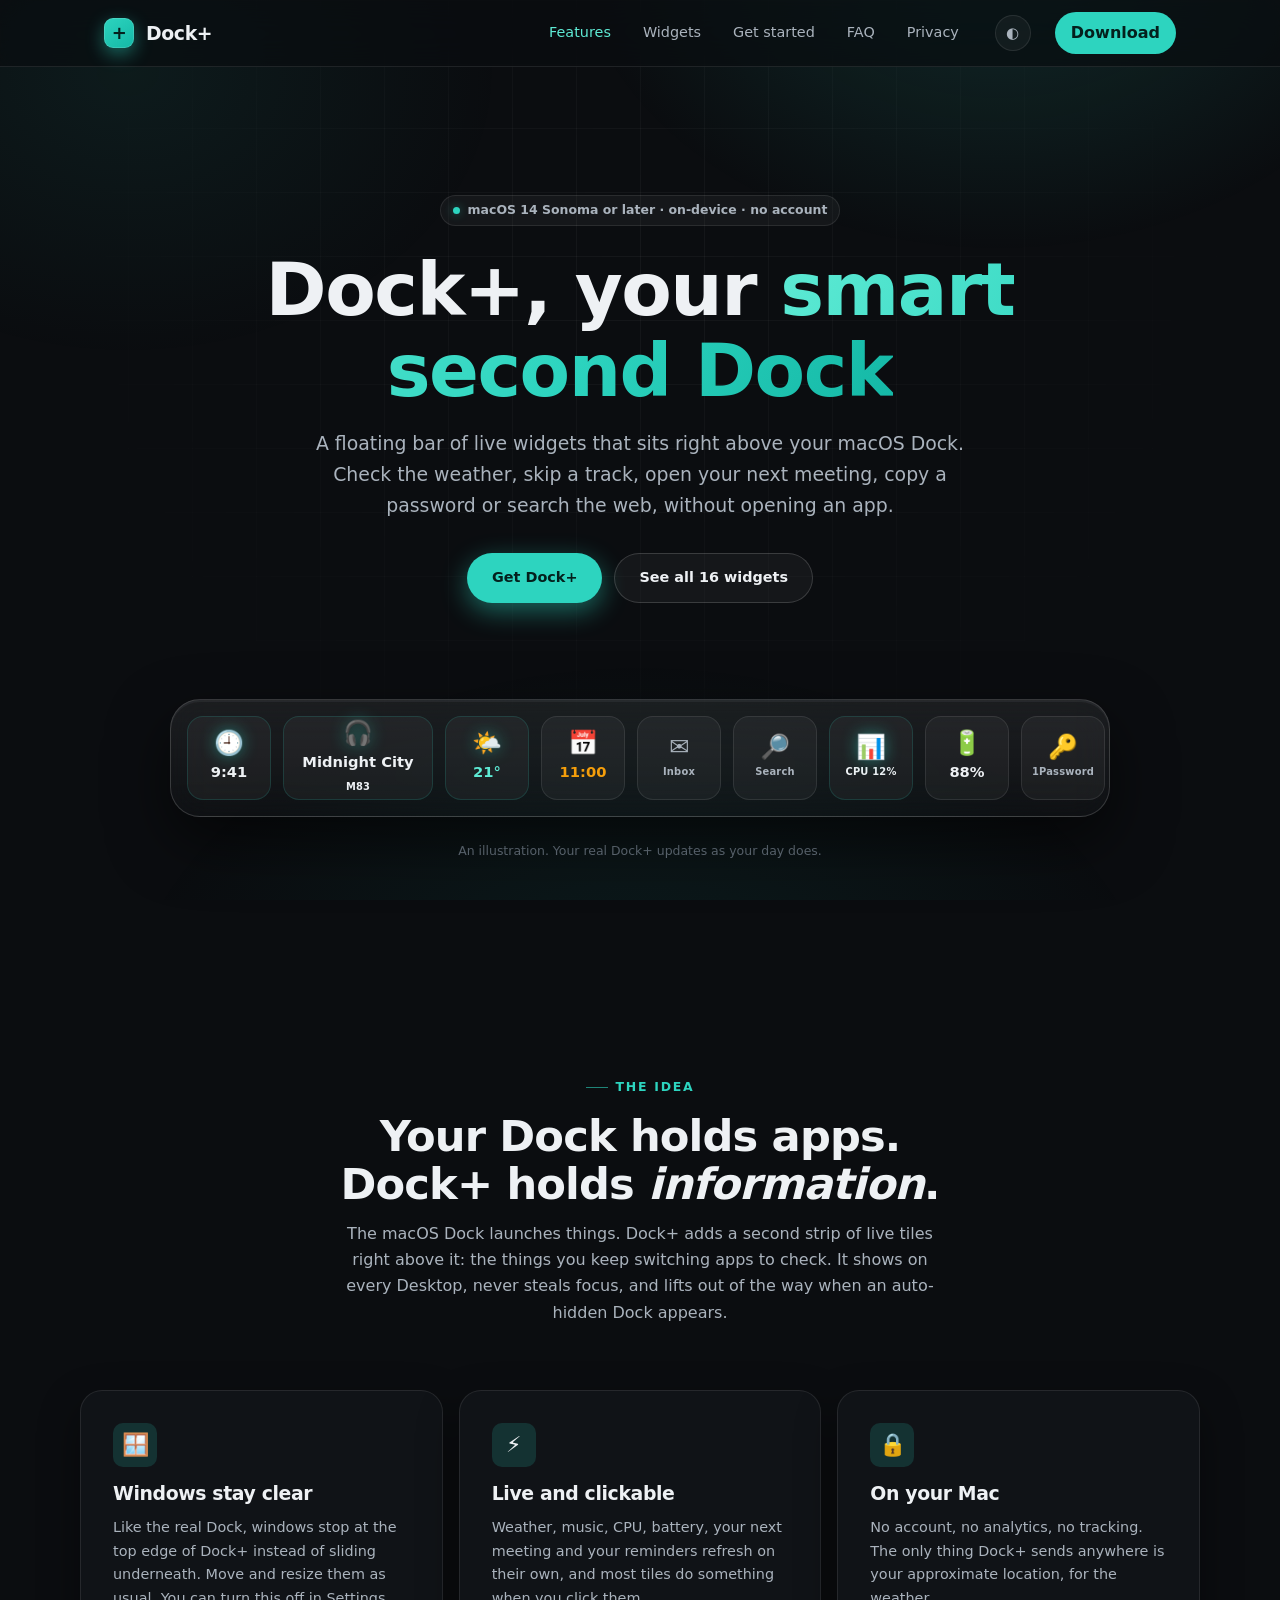
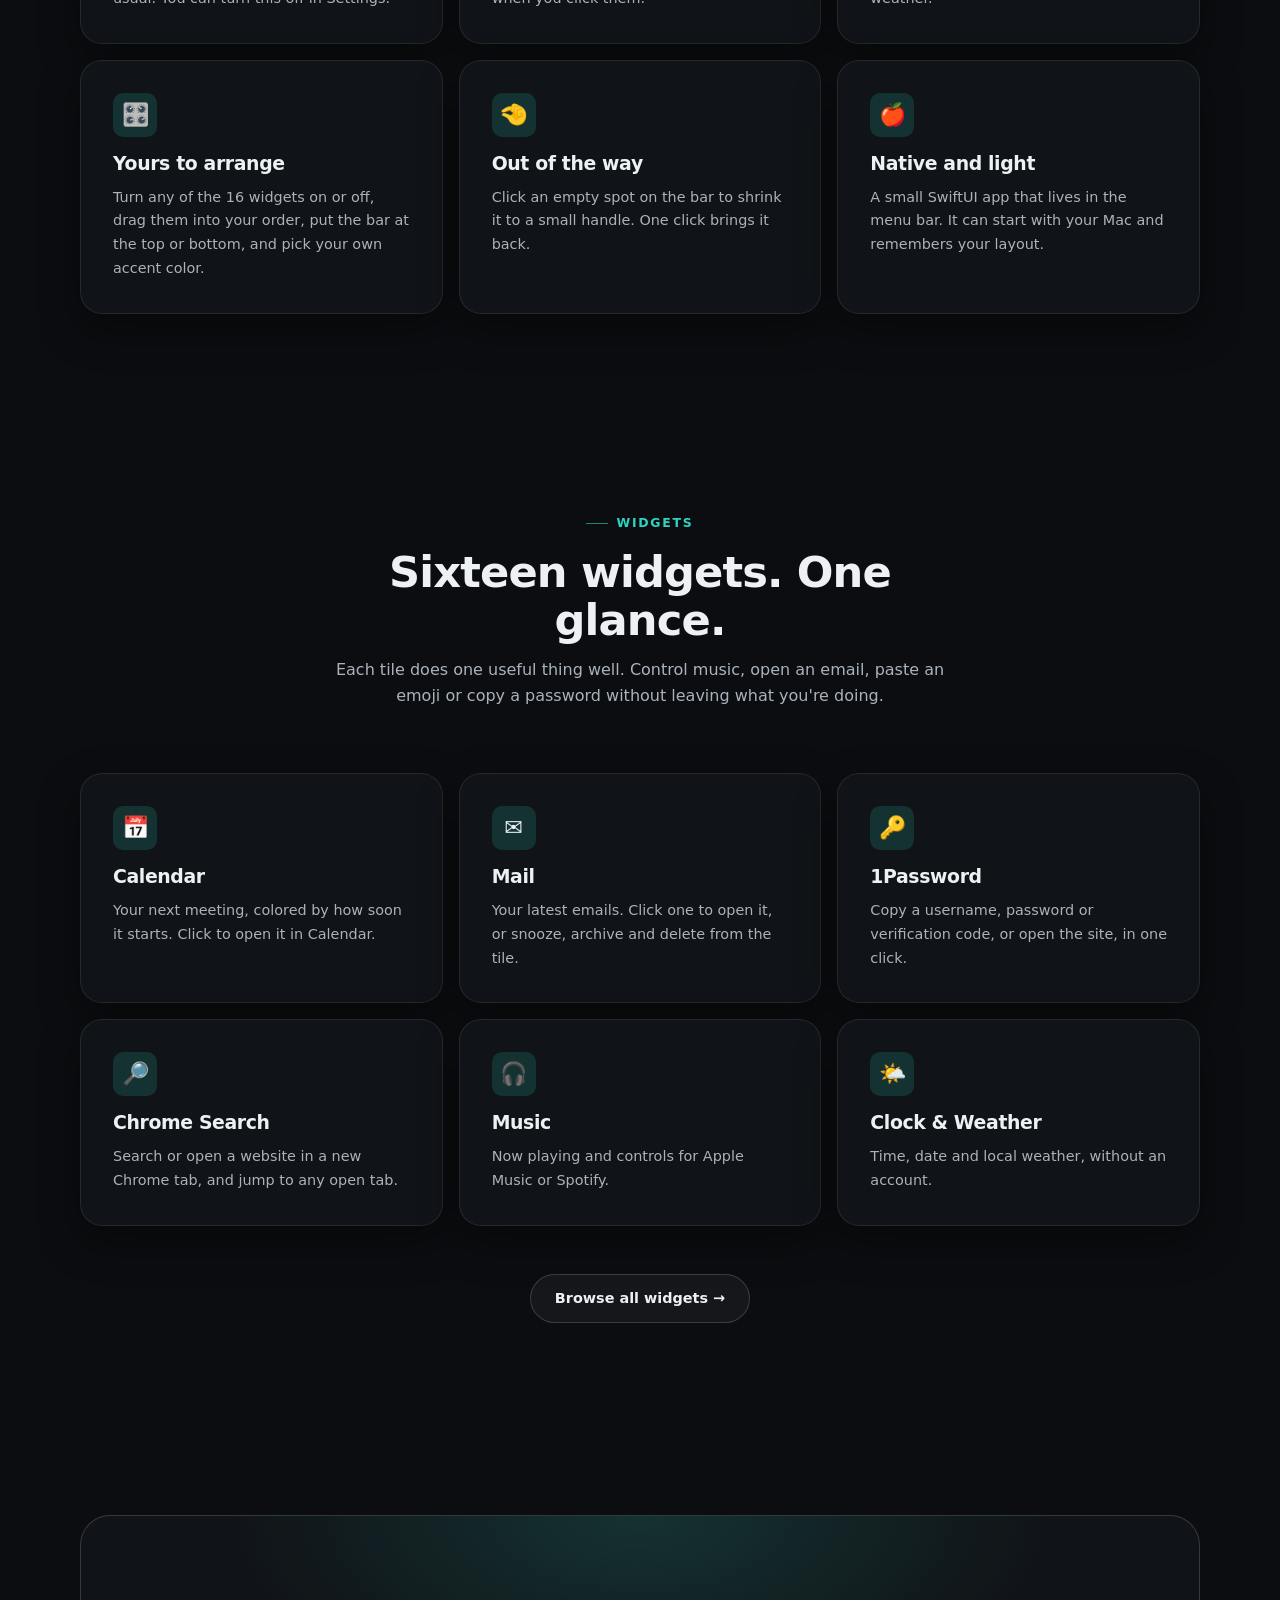
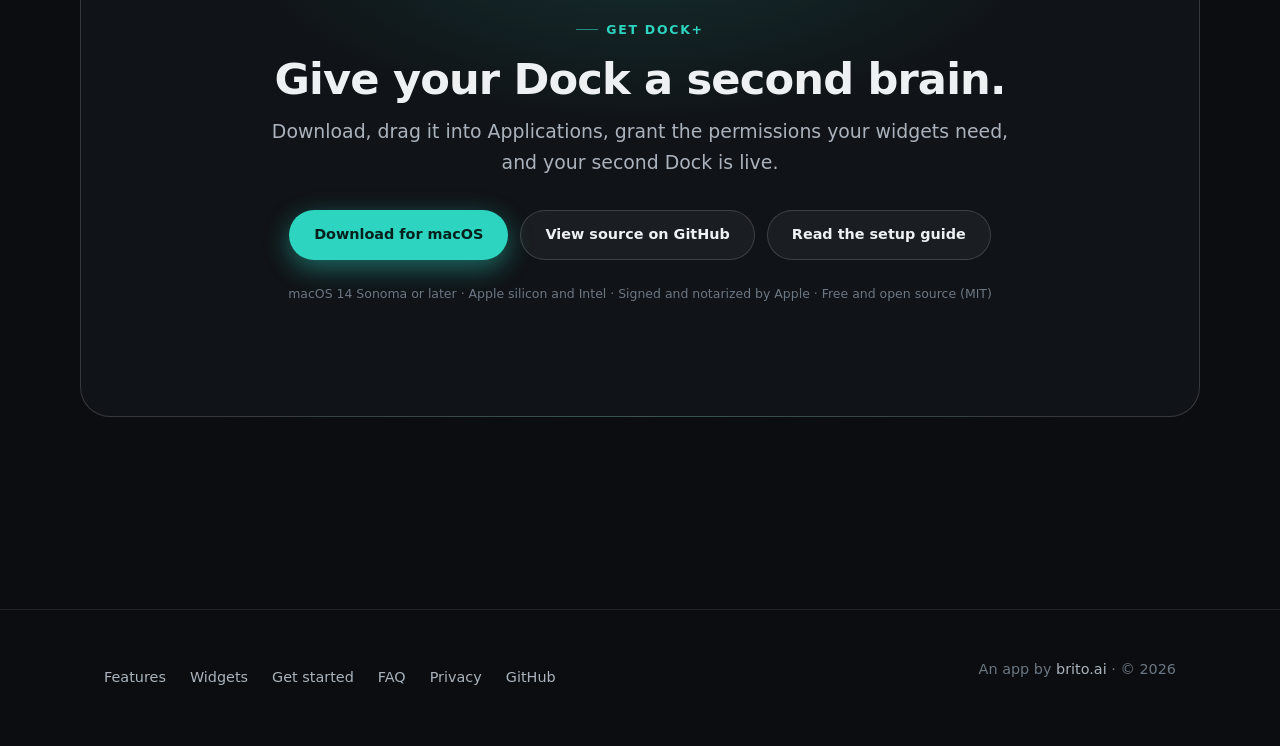
<file: site/index.html>
<!DOCTYPE html>
<html lang="en">
<head>
  <meta charset="UTF-8" />
  <meta name="viewport" content="width=device-width, initial-scale=1.0" />
  <title>Dock+: your smart second Dock for macOS</title>
  <meta name="description" content="Dock+ is a free, open-source floating second Dock of live widgets for macOS: weather, music, calendar, mail, 1Password, Chrome search and more. On-device, no account." />
  <link rel="stylesheet" href="styles.css" />
</head>
<body>
  <header class="nav">
    <div class="nav-inner">
      <a class="brand" href="index.html"><span class="brand-mark"></span> Dock+</a>
      <nav class="nav-links">
        <a href="index.html" class="active">Features</a>
        <a href="widgets.html">Widgets</a>
        <a href="instructions.html">Get started</a>
        <a href="faq.html">FAQ</a>
        <a href="privacy.html">Privacy</a>
      </nav>
      <button class="theme-toggle" aria-label="Toggle light and dark theme" title="Toggle theme">◐</button>
      <a href="#download" class="nav-cta">Download</a>
    </div>
  </header>

  <main>
    <!-- HERO -->
    <section class="hero wrap">
      <span class="badge"><span class="dot"></span> macOS 14 Sonoma or later · on-device · no account</span>
      <h1>Dock+, your <span class="grad">smart second Dock</span></h1>
      <p class="lede">A floating bar of live widgets that sits right above your macOS Dock. Check the weather, skip a track, open your next meeting, copy a password or search the web, without opening an app.</p>
      <div class="btn-row">
        <a href="#download" class="btn btn-primary">Get Dock+</a>
        <a href="widgets.html" class="btn btn-ghost">See all 16 widgets</a>
      </div>

      <!-- the floating dock visual -->
      <div class="dock-stage" data-reveal>
        <div class="dock-bar">
          <div class="tile live"><span class="glyph">🕘</span><span class="mini">9:41</span></div>
          <div class="tile wide live"><span class="glyph accent">🎧</span><span class="mini">Midnight City</span><span class="lbl">M83</span></div>
          <div class="tile live"><span class="glyph">🌤️</span><span class="mini accent">21°</span></div>
          <div class="tile"><span class="glyph">📅</span><span class="mini warn">11:00</span></div>
          <div class="tile"><span class="glyph">✉️</span><span class="lbl">Inbox</span></div>
          <div class="tile"><span class="glyph">🔎</span><span class="lbl">Search</span></div>
          <div class="tile live"><span class="glyph">📊</span><span class="lbl">CPU 12%</span></div>
          <div class="tile"><span class="glyph">🔋</span><span class="mini">88%</span></div>
          <div class="tile"><span class="glyph">🔑</span><span class="lbl">1Password</span></div>
          <div class="tile"><span class="glyph">😀</span><span class="lbl">Emoji</span></div>
        </div>
        <p class="dock-caption">An illustration. Your real Dock+ updates as your day does.</p>
      </div>
    </section>

    <!-- CORE IDEA -->
    <section class="section wrap">
      <div class="section-head" data-reveal>
        <span class="eyebrow">The idea</span>
        <h2>Your Dock holds apps. Dock+ holds <em>information</em>.</h2>
        <p>The macOS Dock launches things. Dock+ adds a second strip of live tiles right above it: the things you keep switching apps to check. It shows on every Desktop, never steals focus, and lifts out of the way when an auto-hidden Dock appears.</p>
      </div>

      <div class="grid grid-3">
        <article class="card" data-reveal>
          <div class="ico">🪟</div>
          <h3>Windows stay clear</h3>
          <p>Like the real Dock, windows stop at the top edge of Dock+ instead of sliding underneath. Move and resize them as usual. You can turn this off in Settings.</p>
        </article>
        <article class="card" data-reveal>
          <div class="ico">⚡</div>
          <h3>Live and clickable</h3>
          <p>Weather, music, CPU, battery, your next meeting and your reminders refresh on their own, and most tiles do something when you click them.</p>
        </article>
        <article class="card" data-reveal>
          <div class="ico">🔒</div>
          <h3>On your Mac</h3>
          <p>No account, no analytics, no tracking. The only thing Dock+ sends anywhere is your approximate location, for the weather.</p>
        </article>
        <article class="card" data-reveal>
          <div class="ico">🎛️</div>
          <h3>Yours to arrange</h3>
          <p>Turn any of the 16 widgets on or off, drag them into your order, put the bar at the top or bottom, and pick your own accent color.</p>
        </article>
        <article class="card" data-reveal>
          <div class="ico">🤏</div>
          <h3>Out of the way</h3>
          <p>Click an empty spot on the bar to shrink it to a small handle. One click brings it back.</p>
        </article>
        <article class="card" data-reveal>
          <div class="ico">🍎</div>
          <h3>Native and light</h3>
          <p>A small SwiftUI app that lives in the menu bar. It can start with your Mac and remembers your layout.</p>
        </article>
      </div>
    </section>

    <!-- WIDGETS SHOWCASE -->
    <section class="section wrap">
      <div class="section-head" data-reveal>
        <span class="eyebrow">Widgets</span>
        <h2>Sixteen widgets. One glance.</h2>
        <p>Each tile does one useful thing well. Control music, open an email, paste an emoji or copy a password without leaving what you're doing.</p>
      </div>

      <div class="grid grid-3">
        <article class="card" data-reveal><div class="ico">📅</div><h3>Calendar</h3><p>Your next meeting, colored by how soon it starts. Click to open it in Calendar.</p></article>
        <article class="card" data-reveal><div class="ico">✉️</div><h3>Mail</h3><p>Your latest emails. Click one to open it, or snooze, archive and delete from the tile.</p></article>
        <article class="card" data-reveal><div class="ico">🔑</div><h3>1Password</h3><p>Copy a username, password or verification code, or open the site, in one click.</p></article>
        <article class="card" data-reveal><div class="ico">🔎</div><h3>Chrome Search</h3><p>Search or open a website in a new Chrome tab, and jump to any open tab.</p></article>
        <article class="card" data-reveal><div class="ico">🎧</div><h3>Music</h3><p>Now playing and controls for Apple Music or Spotify.</p></article>
        <article class="card" data-reveal><div class="ico">🌤️</div><h3>Clock &amp; Weather</h3><p>Time, date and local weather, without an account.</p></article>
      </div>
      <div class="btn-row" style="justify-content:center; margin-top: var(--s-7)">
        <a href="widgets.html" class="btn btn-ghost">Browse all widgets →</a>
      </div>
    </section>

    <!-- DOWNLOAD / CTA -->
    <section class="section wrap" id="download">
      <div class="cta-band" data-reveal>
        <span class="eyebrow" style="justify-content:center">Get Dock+</span>
        <h2>Give your Dock a second brain.</h2>
        <p class="lede">Download, drag it into Applications, grant the permissions your widgets need, and your second Dock is live.</p>
        <div class="btn-row">
          <a href="https://github.com/juniorbrito0/dock-plus/releases/latest/download/Dock-Plus.dmg" class="btn btn-primary">Download for macOS</a>
          <a href="https://github.com/juniorbrito0/dock-plus" target="_blank" rel="noopener noreferrer" class="btn btn-ghost">View source on GitHub</a>
          <a href="instructions.html" class="btn btn-ghost">Read the setup guide</a>
        </div>
        <p class="note" style="margin-top: var(--s-5)">macOS 14 Sonoma or later · Apple silicon and Intel · Signed and notarized by Apple · Free and open source (MIT)</p>
      </div>
    </section>
  </main>

  <footer class="footer">
    <div class="wrap footer-inner">
      <nav class="footer-links">
        <a href="index.html">Features</a>
        <a href="widgets.html">Widgets</a>
        <a href="instructions.html">Get started</a>
        <a href="faq.html">FAQ</a>
        <a href="privacy.html">Privacy</a>
        <a href="https://github.com/juniorbrito0/dock-plus" target="_blank" rel="noopener noreferrer">GitHub</a>
      </nav>
      <p class="footer-credit">An app by <a href="https://brito.ai">brito.ai</a> · © 2026</p>
    </div>
  </footer>

  <script src="app.js" defer></script>
</body>
</html>
</file>
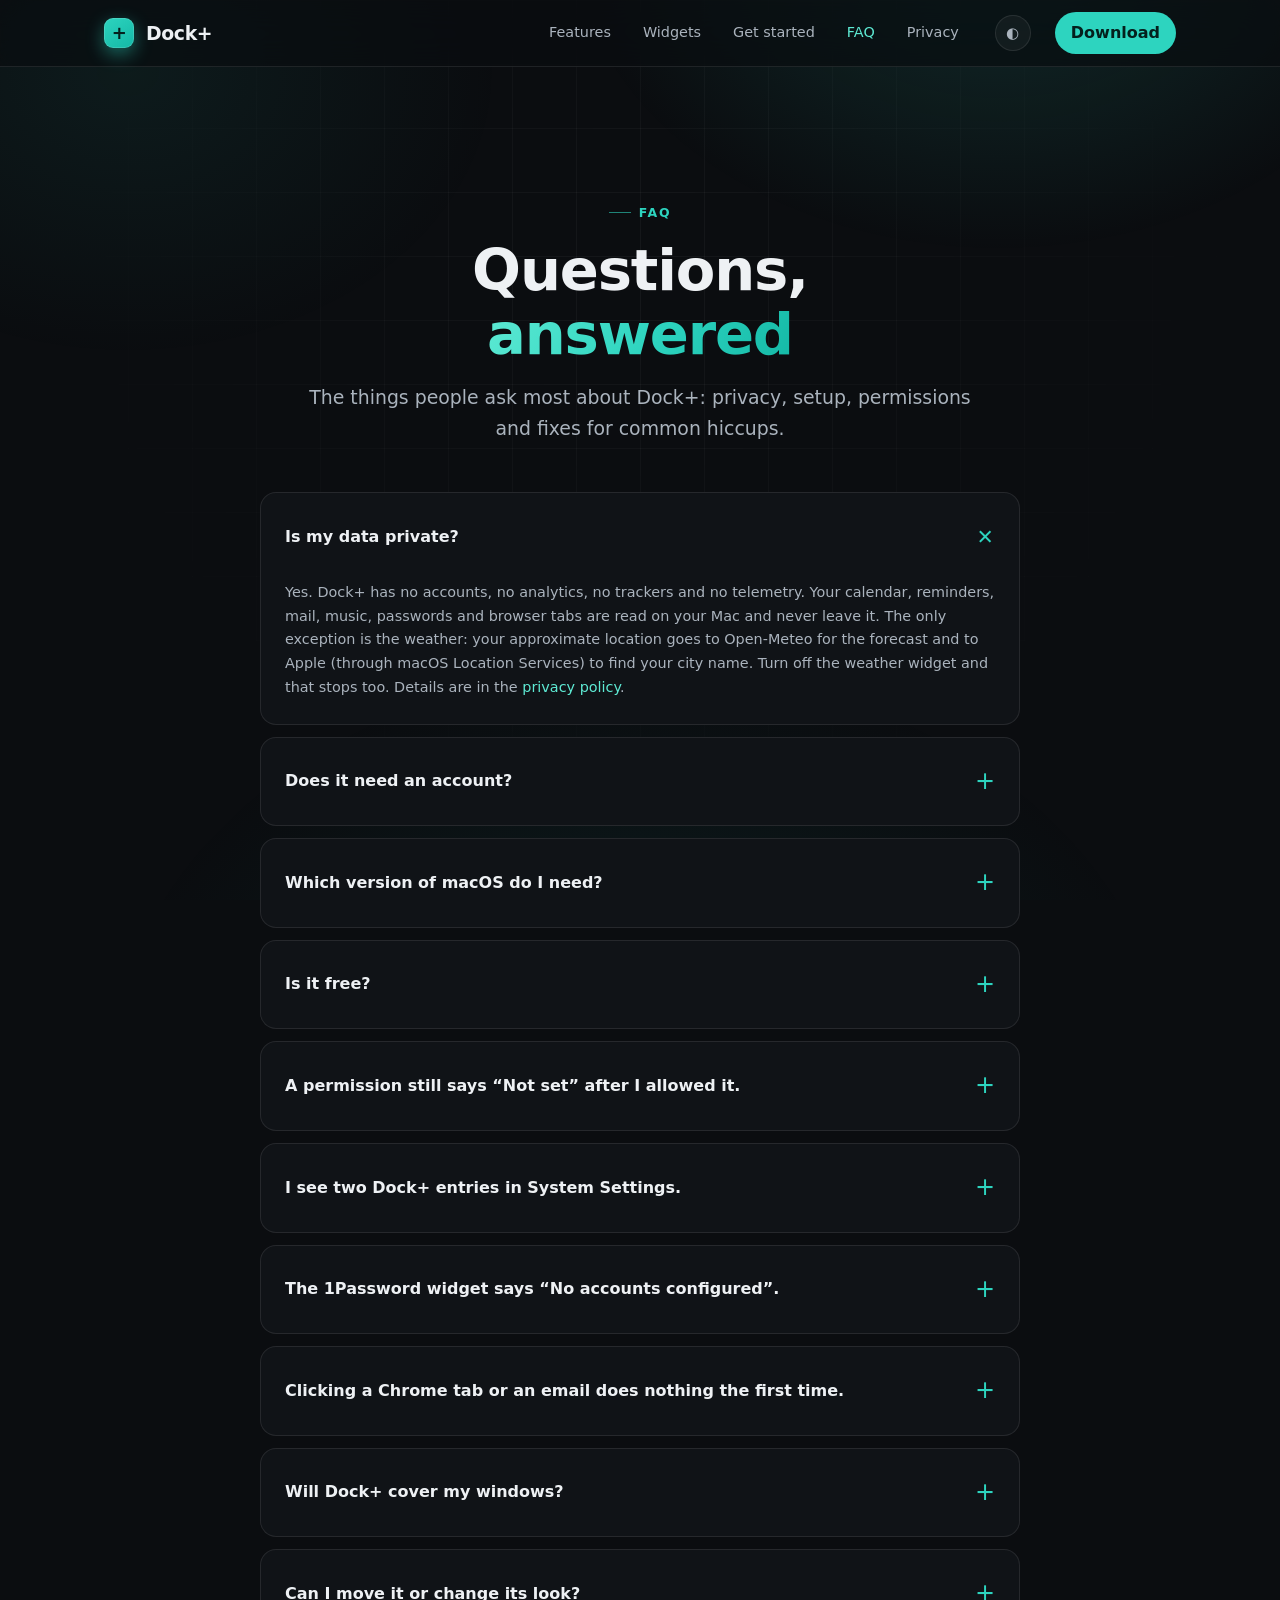
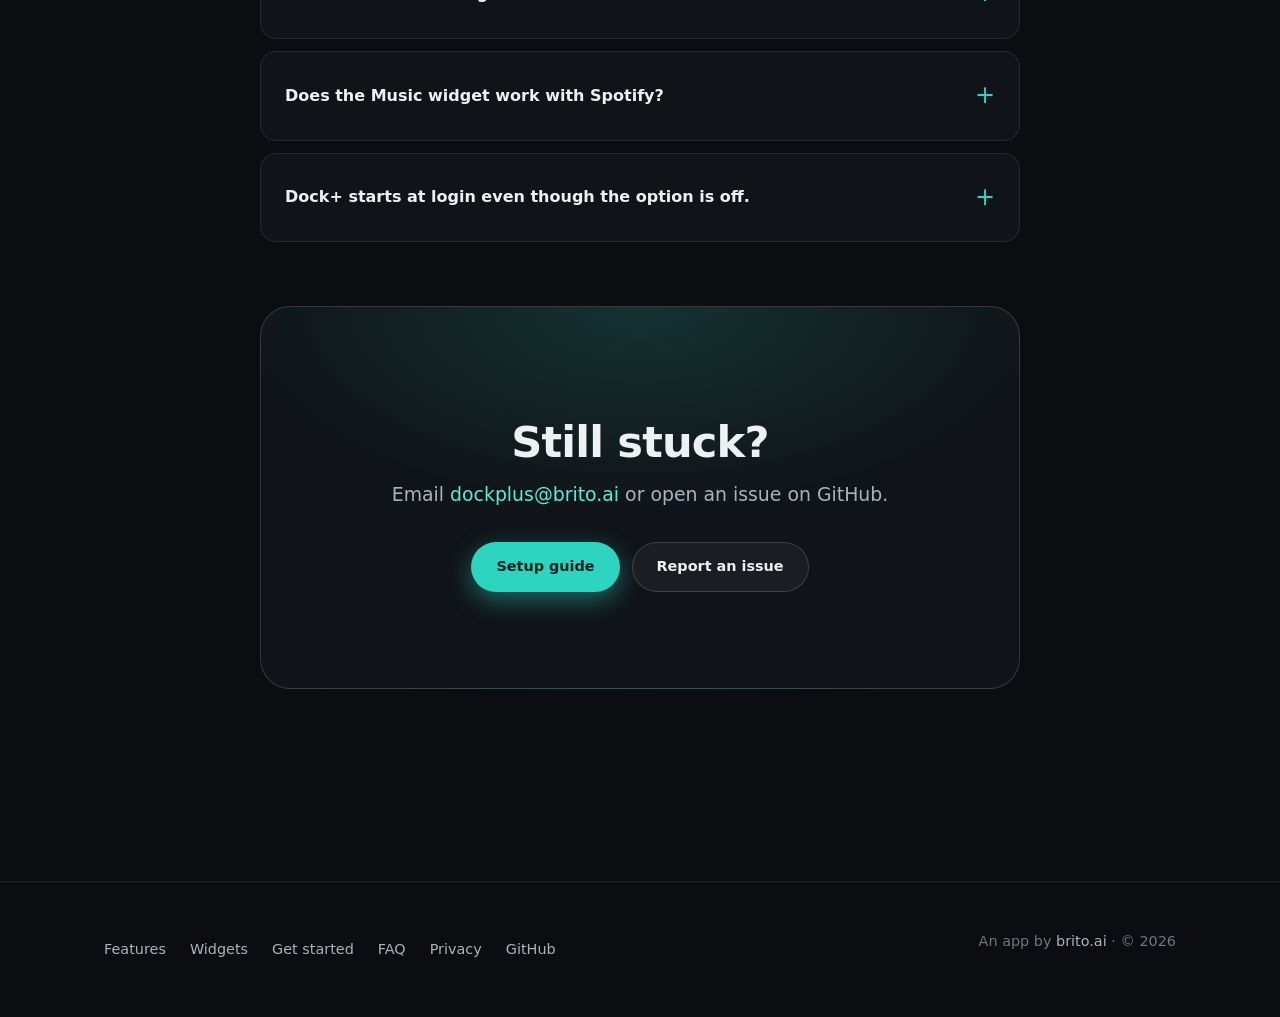
<file: site/faq.html>
<!DOCTYPE html>
<html lang="en">
<head>
  <meta charset="UTF-8" />
  <meta name="viewport" content="width=device-width, initial-scale=1.0" />
  <title>FAQ: Dock+</title>
  <meta name="description" content="Answers to common questions about Dock+: privacy, accounts, macOS version, permissions, 1Password setup, Chrome and Mail, and keeping windows clear." />
  <link rel="stylesheet" href="styles.css" />
</head>
<body>
  <header class="nav">
    <div class="nav-inner">
      <a class="brand" href="index.html"><span class="brand-mark"></span> Dock+</a>
      <nav class="nav-links">
        <a href="index.html">Features</a>
        <a href="widgets.html">Widgets</a>
        <a href="instructions.html">Get started</a>
        <a href="faq.html" class="active">FAQ</a>
        <a href="privacy.html">Privacy</a>
      </nav>
      <button class="theme-toggle" aria-label="Toggle light and dark theme" title="Toggle theme">◐</button>
      <a href="index.html#download" class="nav-cta">Download</a>
    </div>
  </header>

  <main>
    <section class="hero wrap" style="padding-bottom: var(--s-6)">
      <span class="eyebrow" style="justify-content:center">FAQ</span>
      <h1 style="font-size: clamp(2.2rem, 5vw, var(--t-3xl))">Questions,<br /><span class="grad">answered</span></h1>
      <p class="lede" style="margin: 0 auto">The things people ask most about Dock+: privacy, setup, permissions and fixes for common hiccups.</p>
    </section>

    <section class="section wrap" style="padding-top: var(--s-4)">
      <div class="prose">

        <details class="faq-item" open>
          <summary>Is my data private?</summary>
          <div class="faq-body"><p>Yes. Dock+ has no accounts, no analytics, no trackers and no telemetry. Your calendar, reminders, mail, music, passwords and browser tabs are read on your Mac and never leave it. The only exception is the weather: your approximate location goes to Open-Meteo for the forecast and to Apple (through macOS Location Services) to find your city name. Turn off the weather widget and that stops too. Details are in the <a href="privacy.html">privacy policy</a>.</p></div>
        </details>

        <details class="faq-item">
          <summary>Does it need an account?</summary>
          <div class="faq-body"><p>No. There's nothing to sign up for. Download it, grant the permissions for the widgets you use, and you're done. Your settings stay on your Mac.</p></div>
        </details>

        <details class="faq-item">
          <summary>Which version of macOS do I need?</summary>
          <div class="faq-body"><p>macOS 14 Sonoma or later, on Apple silicon or Intel.</p></div>
        </details>

        <details class="faq-item">
          <summary>Is it free?</summary>
          <div class="faq-body"><p>Yes. Dock+ is free and open source under the MIT license. The code is on <a href="https://github.com/juniorbrito0/dock-plus" target="_blank" rel="noopener noreferrer">GitHub</a>.</p></div>
        </details>

        <details class="faq-item">
          <summary>A permission still says “Not set” after I allowed it.</summary>
          <div class="faq-body"><p>Click <strong>Grant</strong> in Dock+'s own Settings: macOS only lists an app under a permission after the app asks. If no prompt appears, use <em>No prompt? Open System Settings ▸ Privacy</em> and switch Dock+ on there.</p></div>
        </details>

        <details class="faq-item">
          <summary>I see two Dock+ entries in System Settings.</summary>
          <div class="faq-body"><p>One is left over from an older version. Remove both with the minus button, then grant the permission again from Dock+'s Settings.</p></div>
        </details>

        <details class="faq-item">
          <summary>The 1Password widget says “No accounts configured”.</summary>
          <div class="faq-body"><p>Install the 1Password CLI (<code>brew install 1password-cli</code>), turn on <strong>Integrate with 1Password CLI</strong> in 1Password ▸ Settings ▸ Developer, then click <strong>Retry</strong> in the widget and approve the prompt. See the <a href="instructions.html">setup guide</a>.</p></div>
        </details>

        <details class="faq-item">
          <summary>Clicking a Chrome tab or an email does nothing the first time.</summary>
          <div class="faq-body"><p>macOS is waiting for you to allow Automation. Answer the prompt, or turn Dock+ on under System Settings ▸ Privacy &amp; Security ▸ Automation.</p></div>
        </details>

        <details class="faq-item">
          <summary>Will Dock+ cover my windows?</summary>
          <div class="faq-body"><p>No. With <strong>Keep windows from covering Dock+</strong> on (the default), windows stop at its top edge. It needs the Accessibility permission. Full-screen windows are left alone, and minimizing Dock+ gives the space back.</p></div>
        </details>

        <details class="faq-item">
          <summary>Can I move it or change its look?</summary>
          <div class="faq-body"><p>Yes. Put it at the bottom or top of the screen, reorder or remove widgets, and pick an accent color, all in Settings.</p></div>
        </details>

        <details class="faq-item">
          <summary>Does the Music widget work with Spotify?</summary>
          <div class="faq-body"><p>Yes, for now playing and controls. The playlist view is Apple Music only.</p></div>
        </details>

        <details class="faq-item">
          <summary>Dock+ starts at login even though the option is off.</summary>
          <div class="faq-body"><p>An older login entry may still exist. Remove Dock+ from System Settings ▸ General ▸ Login Items. Turning the option off in Dock+ also clears old entries.</p></div>
        </details>

        <div class="cta-band" data-reveal style="margin-top: var(--s-8)">
          <h2>Still stuck?</h2>
          <p class="lede">Email <a href="mailto:dockplus@brito.ai">dockplus@brito.ai</a> or open an issue on GitHub.</p>
          <div class="btn-row">
            <a href="instructions.html" class="btn btn-primary">Setup guide</a>
            <a href="https://github.com/juniorbrito0/dock-plus/issues" target="_blank" rel="noopener noreferrer" class="btn btn-ghost">Report an issue</a>
          </div>
        </div>

      </div>
    </section>
  </main>

  <footer class="footer">
    <div class="wrap footer-inner">
      <nav class="footer-links">
        <a href="index.html">Features</a>
        <a href="widgets.html">Widgets</a>
        <a href="instructions.html">Get started</a>
        <a href="faq.html">FAQ</a>
        <a href="privacy.html">Privacy</a>
        <a href="https://github.com/juniorbrito0/dock-plus" target="_blank" rel="noopener noreferrer">GitHub</a>
      </nav>
      <p class="footer-credit">An app by <a href="https://brito.ai">brito.ai</a> · © 2026</p>
    </div>
  </footer>

  <script src="app.js" defer></script>
</body>
</html>
</file>
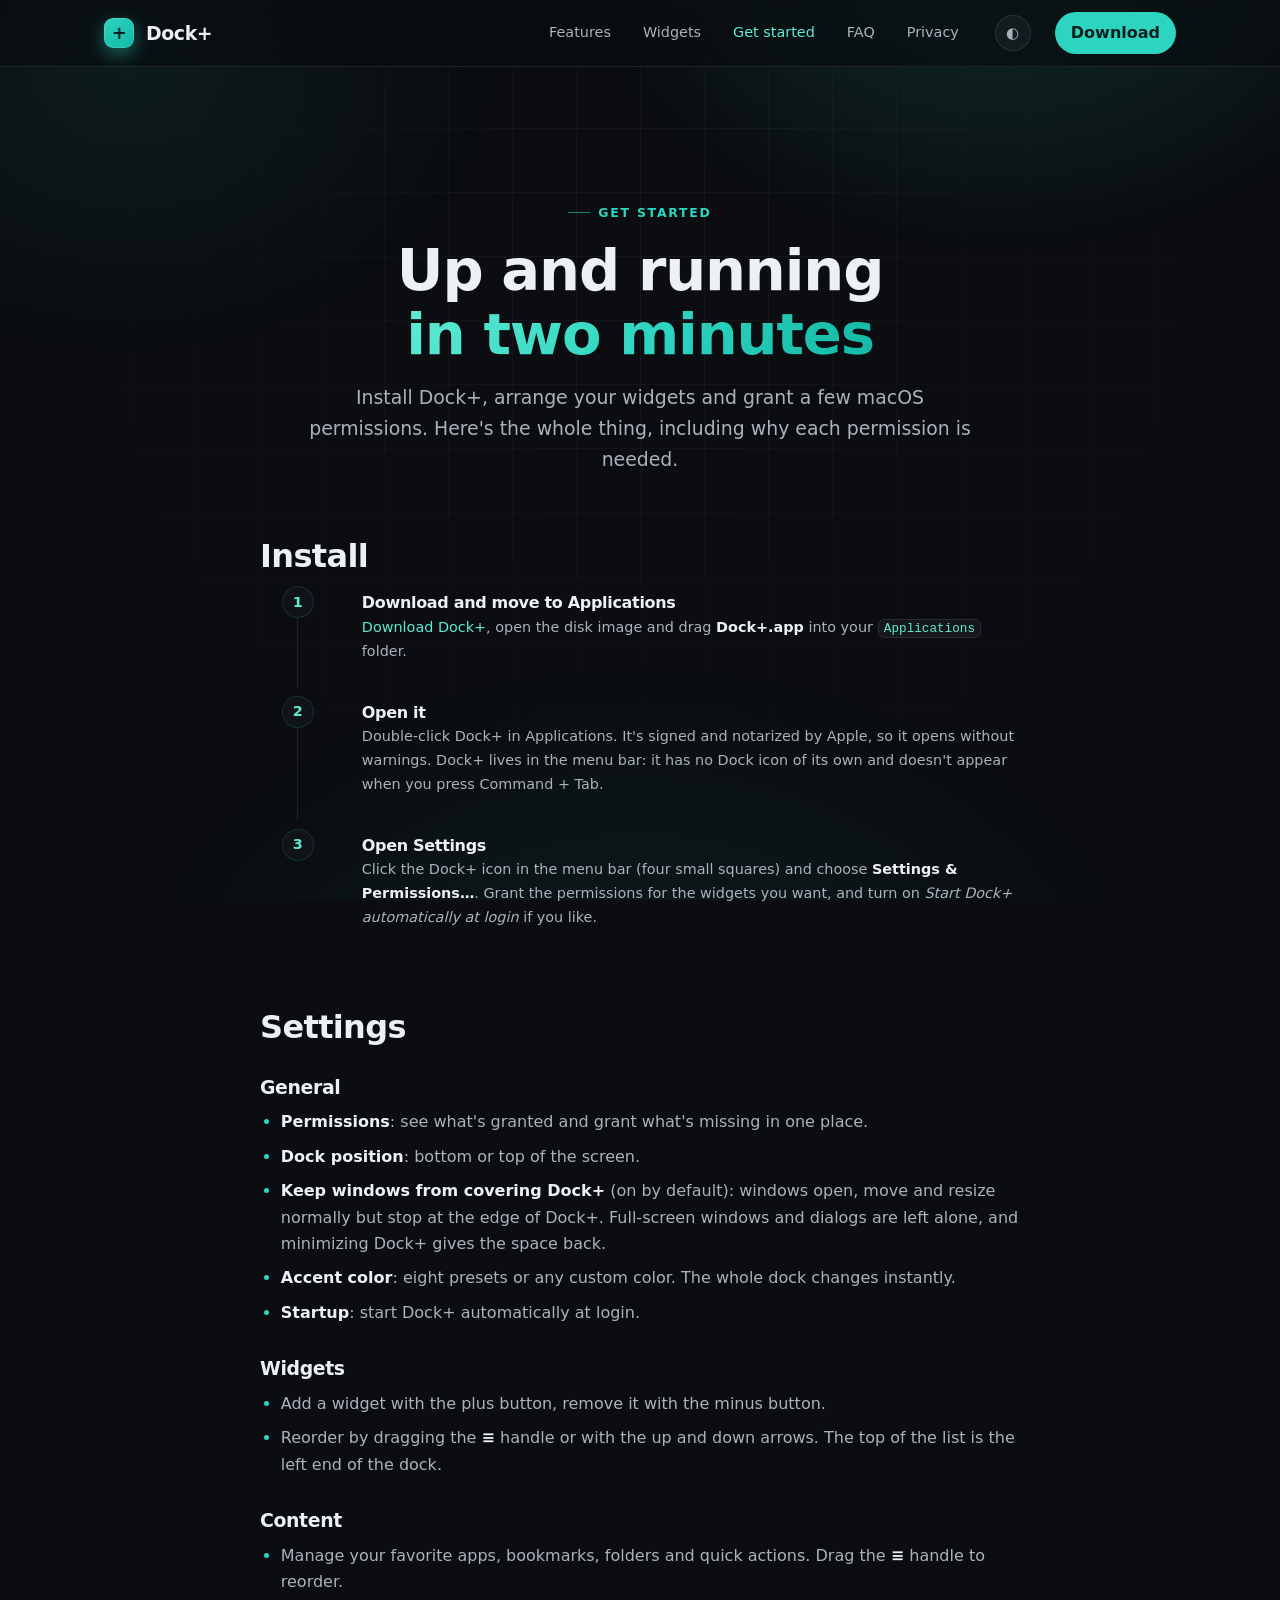
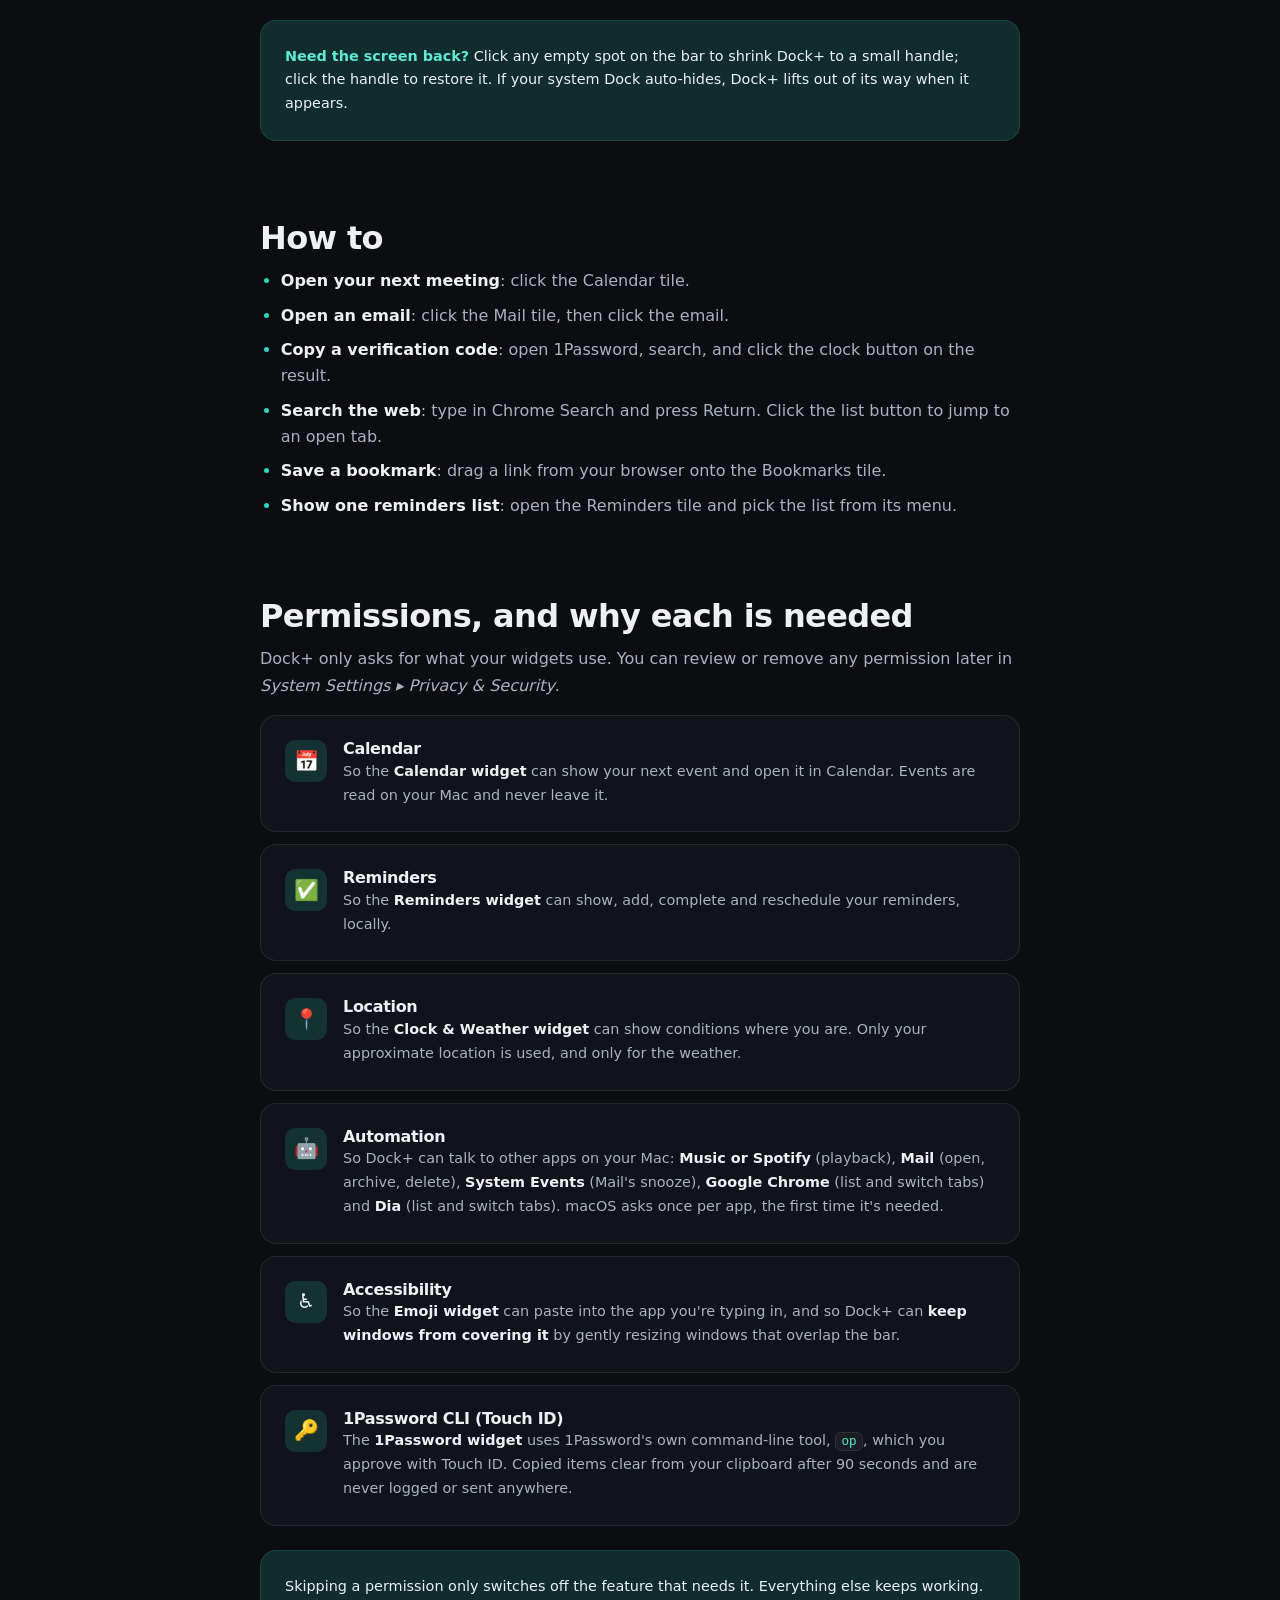
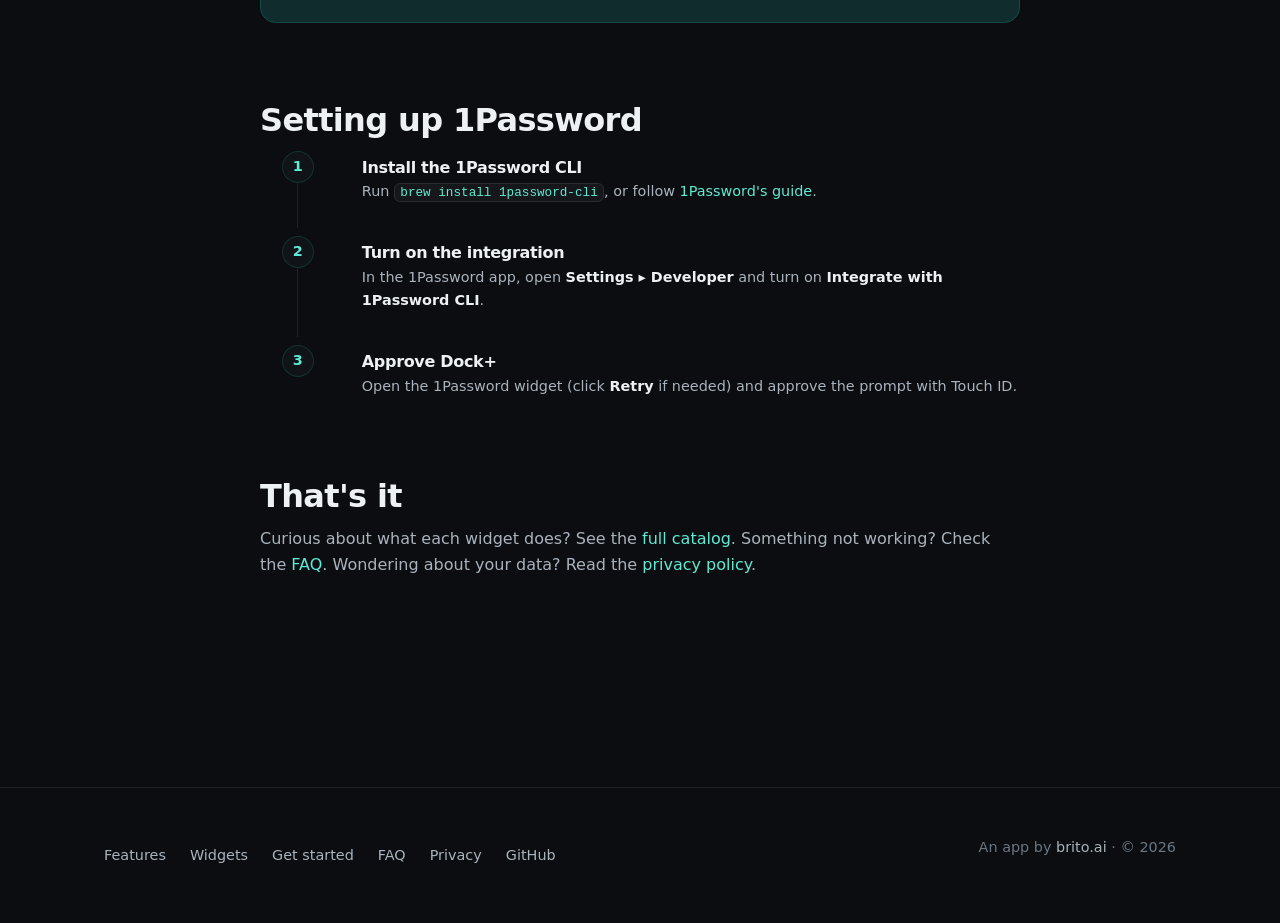
<file: site/instructions.html>
<!DOCTYPE html>
<html lang="en">
<head>
  <meta charset="UTF-8" />
  <meta name="viewport" content="width=device-width, initial-scale=1.0" />
  <title>Get started: Dock+</title>
  <meta name="description" content="Install Dock+, arrange your widgets, change settings, and grant the macOS permissions it needs, with the reason for each one." />
  <link rel="stylesheet" href="styles.css" />
</head>
<body>
  <header class="nav">
    <div class="nav-inner">
      <a class="brand" href="index.html"><span class="brand-mark"></span> Dock+</a>
      <nav class="nav-links">
        <a href="index.html">Features</a>
        <a href="widgets.html">Widgets</a>
        <a href="instructions.html" class="active">Get started</a>
        <a href="faq.html">FAQ</a>
        <a href="privacy.html">Privacy</a>
      </nav>
      <button class="theme-toggle" aria-label="Toggle light and dark theme" title="Toggle theme">◐</button>
      <a href="index.html#download" class="nav-cta">Download</a>
    </div>
  </header>

  <main>
    <section class="hero wrap" style="padding-bottom: var(--s-6)">
      <span class="eyebrow" style="justify-content:center">Get started</span>
      <h1 style="font-size: clamp(2.2rem, 5vw, var(--t-3xl))">Up and running<br /><span class="grad">in two minutes</span></h1>
      <p class="lede" style="margin: 0 auto">Install Dock+, arrange your widgets and grant a few macOS permissions. Here's the whole thing, including why each permission is needed.</p>
    </section>

    <section class="section wrap" style="padding-top: var(--s-4)">
      <div class="prose">

        <h2>Install</h2>
        <ol class="steps">
          <li>
            <h3>Download and move to Applications</h3>
            <p><a href="https://github.com/juniorbrito0/dock-plus/releases/latest/download/Dock-Plus.dmg">Download Dock+</a>, open the disk image and drag <strong>Dock+.app</strong> into your <code>Applications</code> folder.</p>
          </li>
          <li>
            <h3>Open it</h3>
            <p>Double-click Dock+ in Applications. It's signed and notarized by Apple, so it opens without warnings. Dock+ lives in the menu bar: it has no Dock icon of its own and doesn't appear when you press Command + Tab.</p>
          </li>
          <li>
            <h3>Open Settings</h3>
            <p>Click the Dock+ icon in the menu bar (four small squares) and choose <strong>Settings &amp; Permissions…</strong>. Grant the permissions for the widgets you want, and turn on <em>Start Dock+ automatically at login</em> if you like.</p>
          </li>
        </ol>

        <h2>Settings</h2>
        <h3>General</h3>
        <ul>
          <li><strong>Permissions</strong>: see what's granted and grant what's missing in one place.</li>
          <li><strong>Dock position</strong>: bottom or top of the screen.</li>
          <li><strong>Keep windows from covering Dock+</strong> (on by default): windows open, move and resize normally but stop at the edge of Dock+. Full-screen windows and dialogs are left alone, and minimizing Dock+ gives the space back.</li>
          <li><strong>Accent color</strong>: eight presets or any custom color. The whole dock changes instantly.</li>
          <li><strong>Startup</strong>: start Dock+ automatically at login.</li>
        </ul>
        <h3>Widgets</h3>
        <ul>
          <li>Add a widget with the plus button, remove it with the minus button.</li>
          <li>Reorder by dragging the <strong>≡</strong> handle or with the up and down arrows. The top of the list is the left end of the dock.</li>
        </ul>
        <h3>Content</h3>
        <ul>
          <li>Manage your favorite apps, bookmarks, folders and quick actions. Drag the <strong>≡</strong> handle to reorder.</li>
        </ul>

        <div class="callout">
          <p><strong>Need the screen back?</strong> Click any empty spot on the bar to shrink Dock+ to a small handle; click the handle to restore it. If your system Dock auto-hides, Dock+ lifts out of its way when it appears.</p>
        </div>

        <h2>How to</h2>
        <ul>
          <li><strong>Open your next meeting</strong>: click the Calendar tile.</li>
          <li><strong>Open an email</strong>: click the Mail tile, then click the email.</li>
          <li><strong>Copy a verification code</strong>: open 1Password, search, and click the clock button on the result.</li>
          <li><strong>Search the web</strong>: type in Chrome Search and press Return. Click the list button to jump to an open tab.</li>
          <li><strong>Save a bookmark</strong>: drag a link from your browser onto the Bookmarks tile.</li>
          <li><strong>Show one reminders list</strong>: open the Reminders tile and pick the list from its menu.</li>
        </ul>

        <h2>Permissions, and why each is needed</h2>
        <p>Dock+ only asks for what your widgets use. You can review or remove any permission later in <em>System Settings ▸ Privacy &amp; Security</em>.</p>

        <div class="perm">
          <div class="ico">📅</div>
          <div>
            <h3>Calendar</h3>
            <p>So the <strong>Calendar widget</strong> can show your next event and open it in Calendar. Events are read on your Mac and never leave it.</p>
          </div>
        </div>

        <div class="perm">
          <div class="ico">✅</div>
          <div>
            <h3>Reminders</h3>
            <p>So the <strong>Reminders widget</strong> can show, add, complete and reschedule your reminders, locally.</p>
          </div>
        </div>

        <div class="perm">
          <div class="ico">📍</div>
          <div>
            <h3>Location</h3>
            <p>So the <strong>Clock &amp; Weather widget</strong> can show conditions where you are. Only your approximate location is used, and only for the weather.</p>
          </div>
        </div>

        <div class="perm">
          <div class="ico">🤖</div>
          <div>
            <h3>Automation</h3>
            <p>So Dock+ can talk to other apps on your Mac: <strong>Music or Spotify</strong> (playback), <strong>Mail</strong> (open, archive, delete), <strong>System Events</strong> (Mail's snooze), <strong>Google Chrome</strong> (list and switch tabs) and <strong>Dia</strong> (list and switch tabs). macOS asks once per app, the first time it's needed.</p>
          </div>
        </div>

        <div class="perm">
          <div class="ico">♿</div>
          <div>
            <h3>Accessibility</h3>
            <p>So the <strong>Emoji widget</strong> can paste into the app you're typing in, and so Dock+ can <strong>keep windows from covering it</strong> by gently resizing windows that overlap the bar.</p>
          </div>
        </div>

        <div class="perm">
          <div class="ico">🔑</div>
          <div>
            <h3>1Password CLI (Touch ID)</h3>
            <p>The <strong>1Password widget</strong> uses 1Password's own command-line tool, <code>op</code>, which you approve with Touch ID. Copied items clear from your clipboard after 90 seconds and are never logged or sent anywhere.</p>
          </div>
        </div>

        <div class="callout">
          <p>Skipping a permission only switches off the feature that needs it. Everything else keeps working.</p>
        </div>

        <h2>Setting up 1Password</h2>
        <ol class="steps">
          <li><h3>Install the 1Password CLI</h3><p>Run <code>brew install 1password-cli</code>, or follow <a href="https://developer.1password.com/docs/cli/get-started/" rel="noopener">1Password's guide</a>.</p></li>
          <li><h3>Turn on the integration</h3><p>In the 1Password app, open <strong>Settings ▸ Developer</strong> and turn on <strong>Integrate with 1Password CLI</strong>.</p></li>
          <li><h3>Approve Dock+</h3><p>Open the 1Password widget (click <strong>Retry</strong> if needed) and approve the prompt with Touch ID.</p></li>
        </ol>

        <h2>That's it</h2>
        <p>Curious about what each widget does? See the <a href="widgets.html">full catalog</a>. Something not working? Check the <a href="faq.html">FAQ</a>. Wondering about your data? Read the <a href="privacy.html">privacy policy</a>.</p>

      </div>
    </section>
  </main>

  <footer class="footer">
    <div class="wrap footer-inner">
      <nav class="footer-links">
        <a href="index.html">Features</a>
        <a href="widgets.html">Widgets</a>
        <a href="instructions.html">Get started</a>
        <a href="faq.html">FAQ</a>
        <a href="privacy.html">Privacy</a>
        <a href="https://github.com/juniorbrito0/dock-plus" target="_blank" rel="noopener noreferrer">GitHub</a>
      </nav>
      <p class="footer-credit">An app by <a href="https://brito.ai">brito.ai</a> · © 2026</p>
    </div>
  </footer>

  <script src="app.js" defer></script>
</body>
</html>
</file>
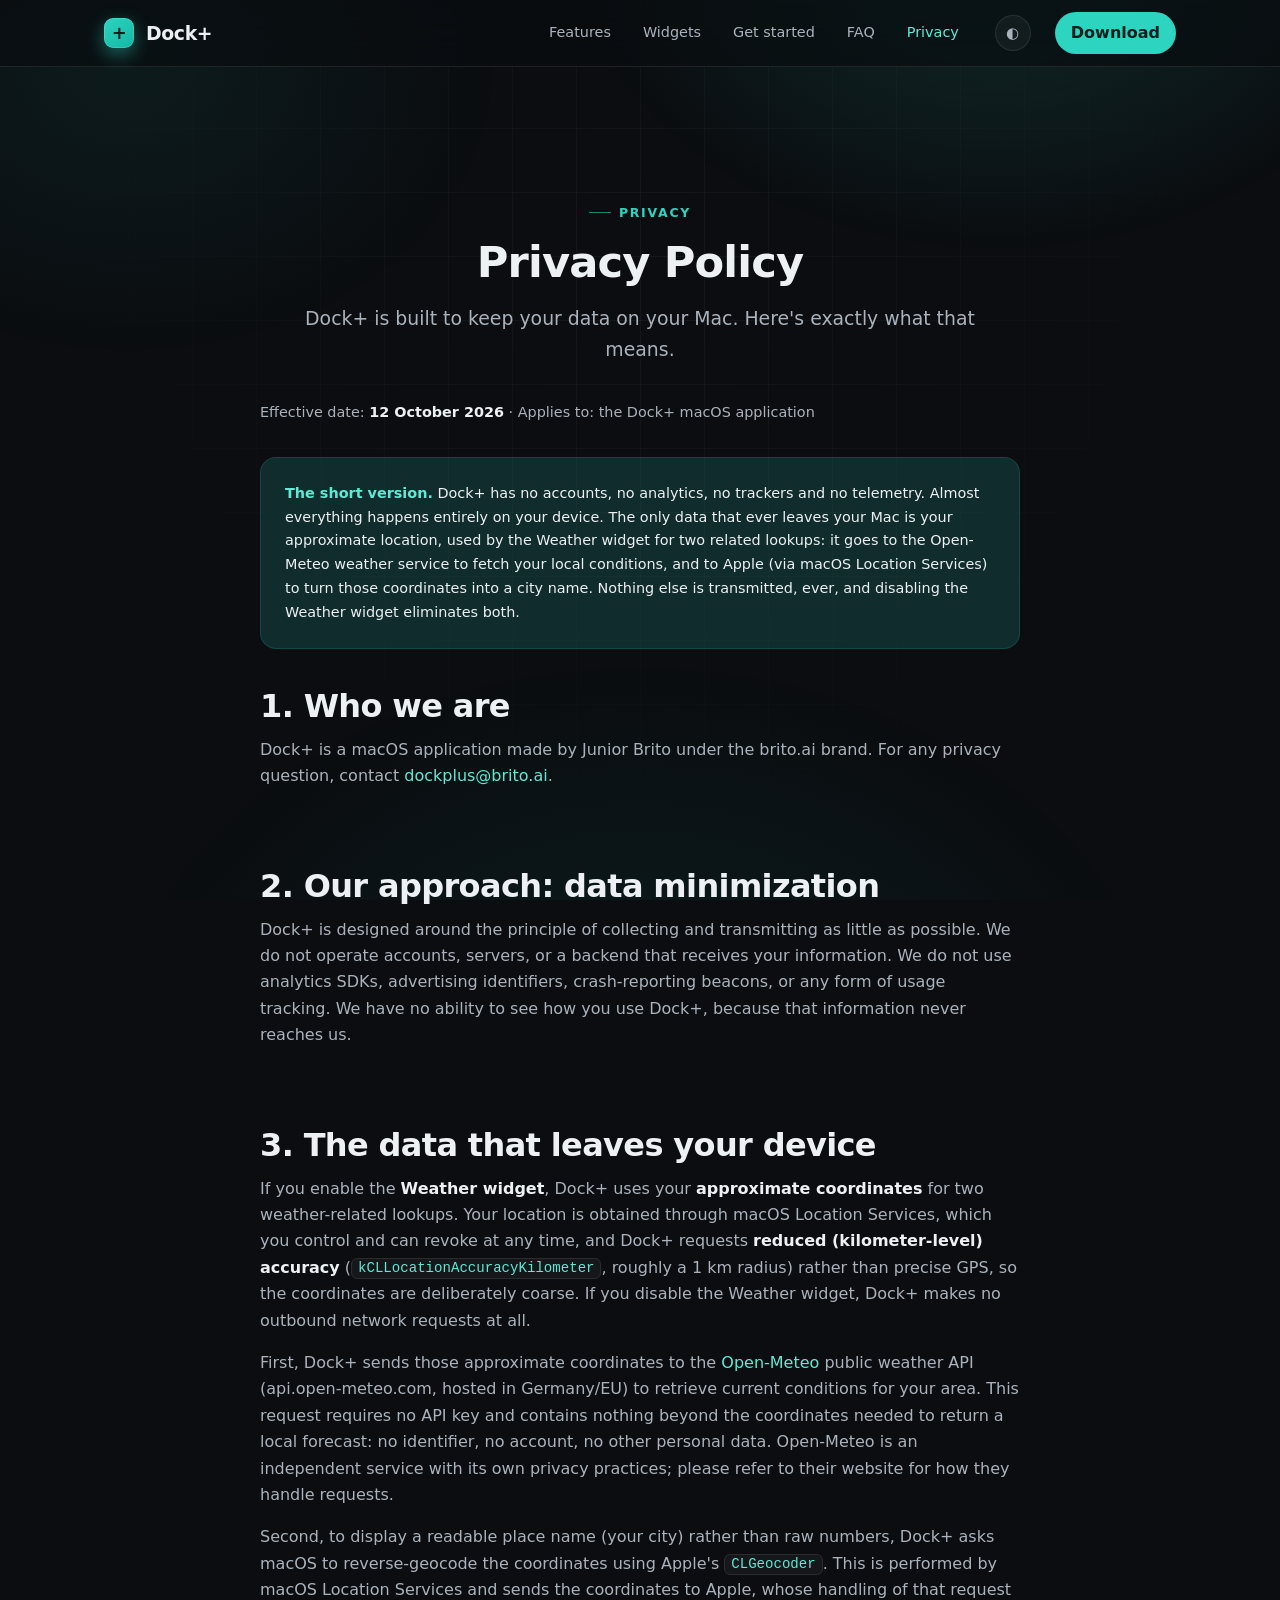
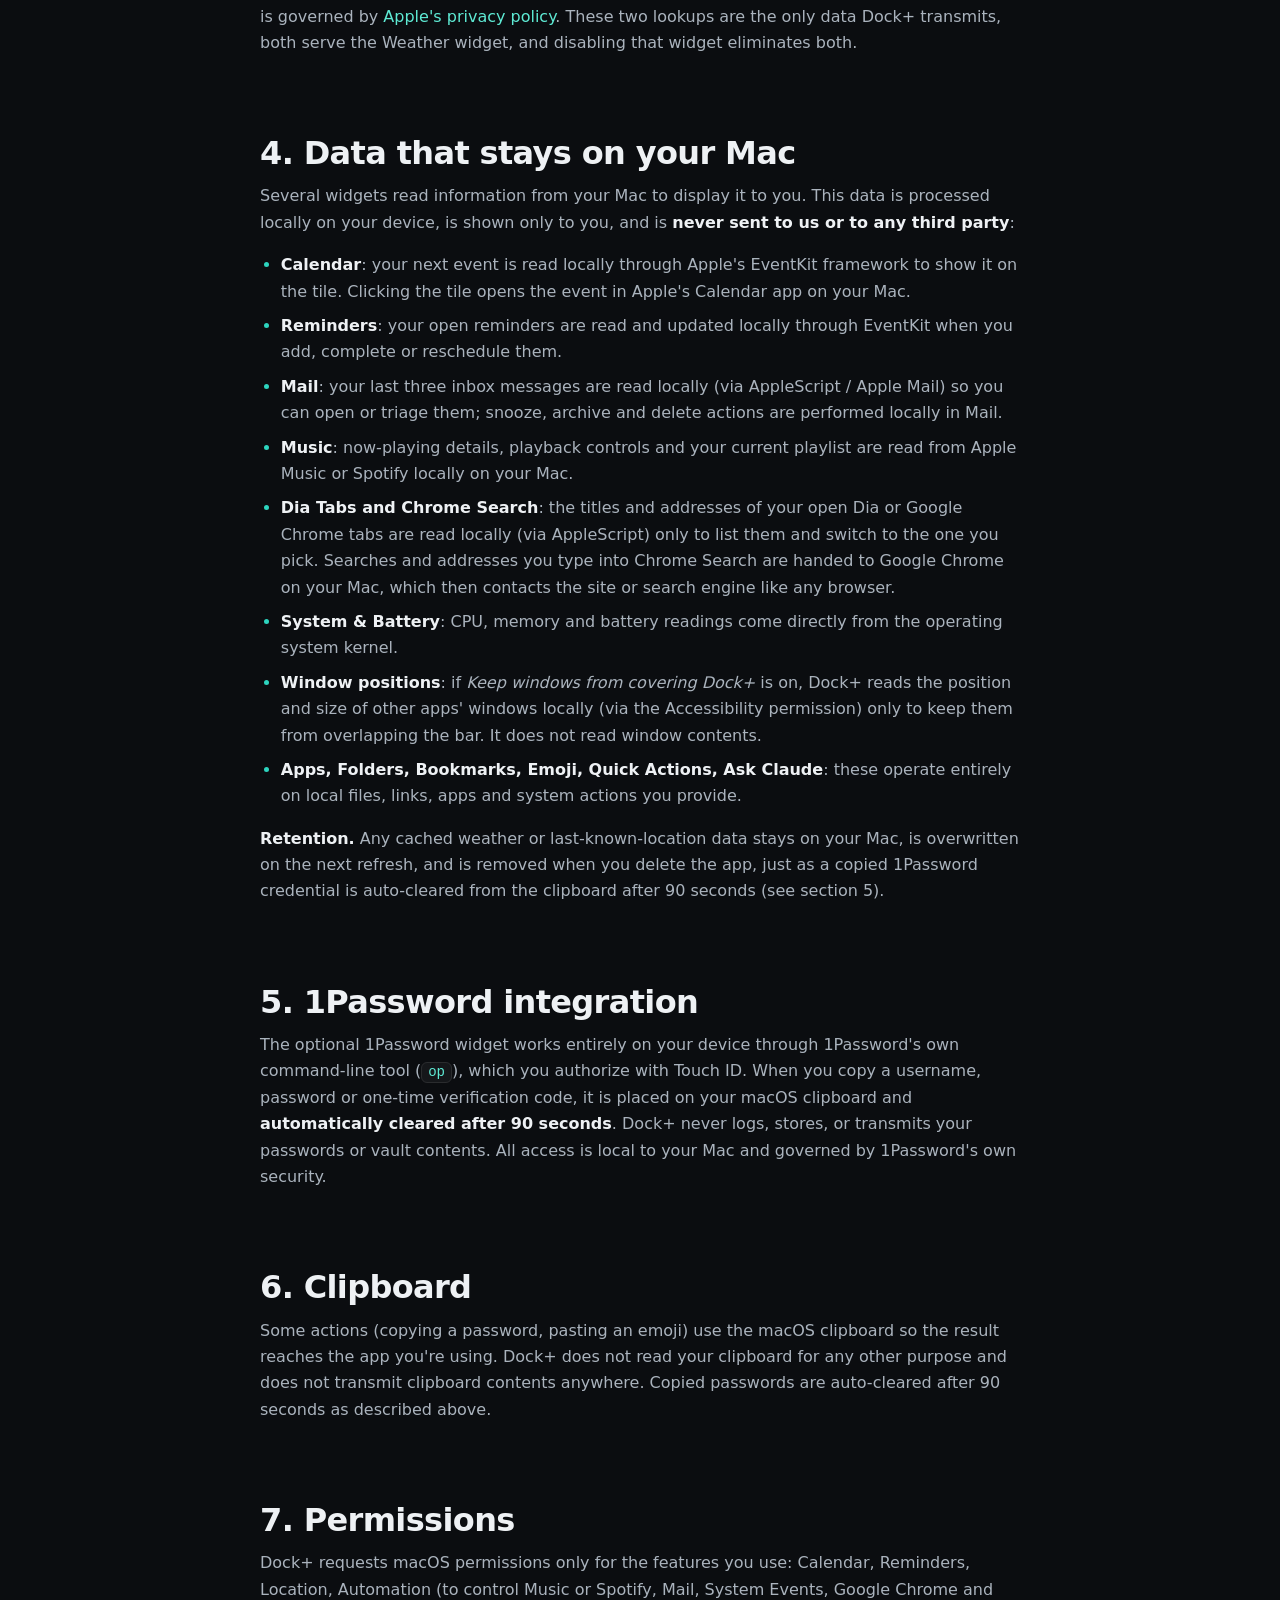
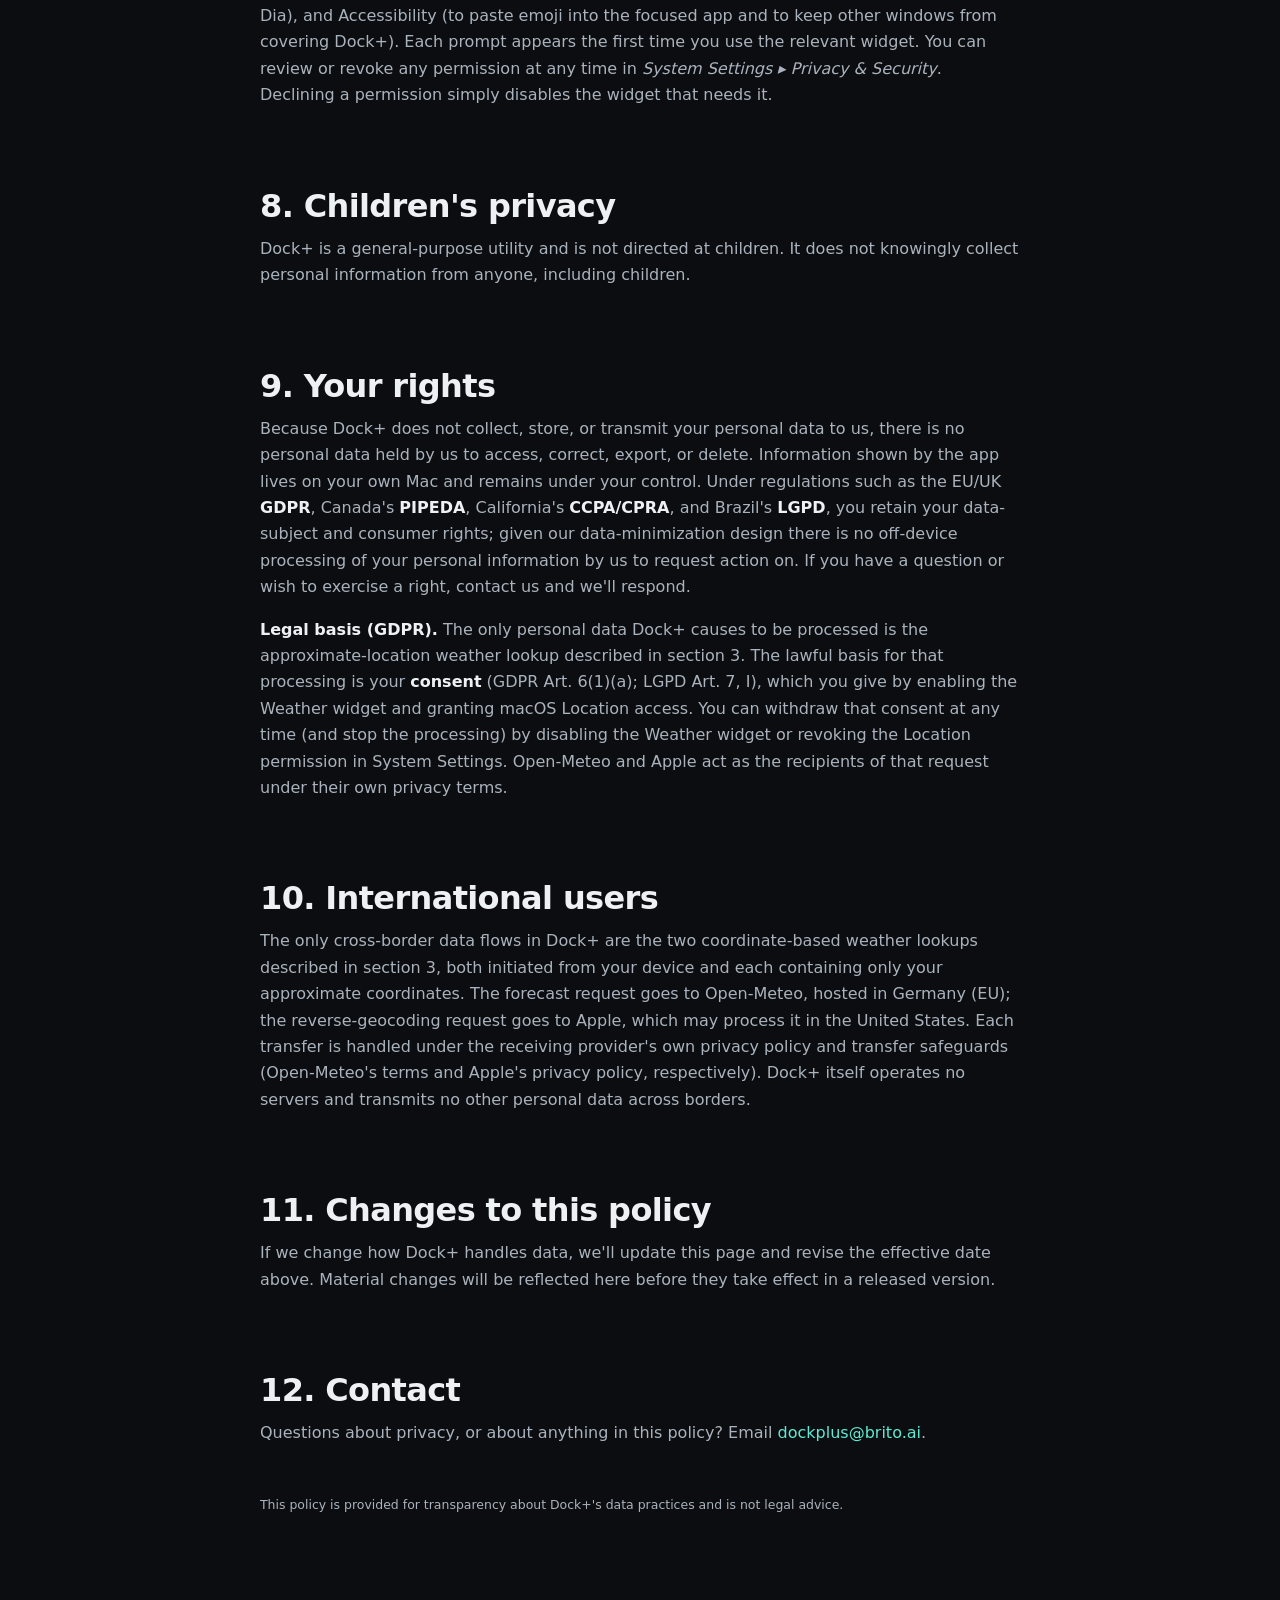
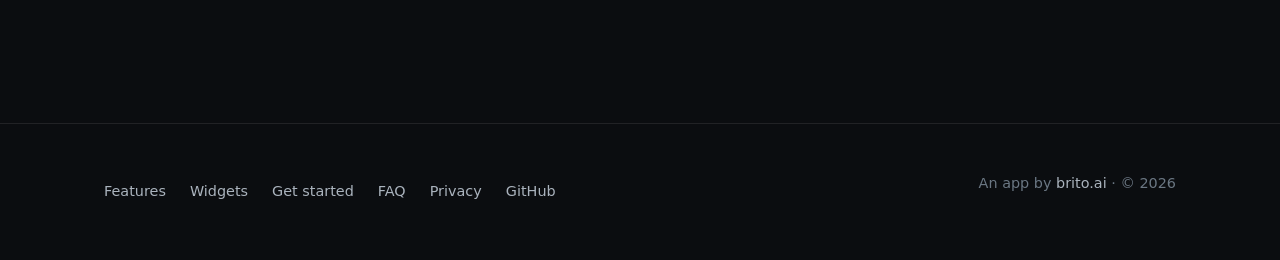
<file: site/privacy.html>
<!DOCTYPE html>
<html lang="en">
<head>
  <meta charset="UTF-8" />
  <meta name="viewport" content="width=device-width, initial-scale=1.0" />
  <title>Privacy Policy: Dock+</title>
  <meta name="description" content="Dock+ is on-device and data-light: no accounts, no analytics, no telemetry. The only data that leaves your Mac is the Weather widget's location lookup, sent to Open-Meteo and to Apple. Effective 2026-06-30." />
  <link rel="stylesheet" href="styles.css" />
</head>
<body>
  <header class="nav">
    <div class="nav-inner">
      <a class="brand" href="index.html"><span class="brand-mark"></span> Dock+</a>
      <nav class="nav-links">
        <a href="index.html">Features</a>
        <a href="widgets.html">Widgets</a>
        <a href="instructions.html">Get started</a>
        <a href="faq.html">FAQ</a>
        <a href="privacy.html" class="active">Privacy</a>
      </nav>
      <button class="theme-toggle" aria-label="Toggle light and dark theme" title="Toggle theme">◐</button>
      <a href="index.html#download" class="nav-cta">Download</a>
    </div>
  </header>

  <main>
    <section class="hero wrap" style="padding-bottom: var(--s-5)">
      <span class="eyebrow" style="justify-content:center">Privacy</span>
      <h1 style="font-size: clamp(2rem, 5vw, var(--t-2xl))">Privacy Policy</h1>
      <p class="lede" style="margin: 0 auto">Dock+ is built to keep your data on your Mac. Here's exactly what that means.</p>
    </section>

    <section class="section wrap" style="padding-top: var(--s-3)">
      <div class="prose">
        <p class="meta">Effective date: <strong>12 October 2026</strong> · Applies to: the Dock+ macOS application</p>

        <div class="callout">
          <p><strong>The short version.</strong> Dock+ has no accounts, no analytics, no trackers and no telemetry. Almost everything happens entirely on your device. The only data that ever leaves your Mac is your approximate location, used by the Weather widget for two related lookups: it goes to the Open-Meteo weather service to fetch your local conditions, and to Apple (via macOS Location Services) to turn those coordinates into a city name. Nothing else is transmitted, ever, and disabling the Weather widget eliminates both.</p>
        </div>

        <h2>1. Who we are</h2>
        <p>Dock+ is a macOS application made by Junior Brito under the brito.ai brand. For any privacy question, contact <a href="mailto:dockplus@brito.ai">dockplus@brito.ai</a>.</p>

        <h2>2. Our approach: data minimization</h2>
        <p>Dock+ is designed around the principle of collecting and transmitting as little as possible. We do not operate accounts, servers, or a backend that receives your information. We do not use analytics SDKs, advertising identifiers, crash-reporting beacons, or any form of usage tracking. We have no ability to see how you use Dock+, because that information never reaches us.</p>

        <h2>3. The data that leaves your device</h2>
        <p>If you enable the <strong>Weather widget</strong>, Dock+ uses your <strong>approximate coordinates</strong> for two weather-related lookups. Your location is obtained through macOS Location Services, which you control and can revoke at any time, and Dock+ requests <strong>reduced (kilometer-level) accuracy</strong> (<code>kCLLocationAccuracyKilometer</code>, roughly a 1 km radius) rather than precise GPS, so the coordinates are deliberately coarse. If you disable the Weather widget, Dock+ makes no outbound network requests at all.</p>
        <p>First, Dock+ sends those approximate coordinates to the <a href="https://open-meteo.com" rel="noopener">Open-Meteo</a> public weather API (api.open-meteo.com, hosted in Germany/EU) to retrieve current conditions for your area. This request requires no API key and contains nothing beyond the coordinates needed to return a local forecast: no identifier, no account, no other personal data. Open-Meteo is an independent service with its own privacy practices; please refer to their website for how they handle requests.</p>
        <p>Second, to display a readable place name (your city) rather than raw numbers, Dock+ asks macOS to reverse-geocode the coordinates using Apple's <code>CLGeocoder</code>. This is performed by macOS Location Services and sends the coordinates to Apple, whose handling of that request is governed by <a href="https://www.apple.com/legal/privacy/" rel="noopener">Apple's privacy policy</a>. These two lookups are the only data Dock+ transmits, both serve the Weather widget, and disabling that widget eliminates both.</p>

        <h2>4. Data that stays on your Mac</h2>
        <p>Several widgets read information from your Mac to display it to you. This data is processed locally on your device, is shown only to you, and is <strong>never sent to us or to any third party</strong>:</p>
        <ul>
          <li><strong>Calendar</strong>: your next event is read locally through Apple's EventKit framework to show it on the tile. Clicking the tile opens the event in Apple's Calendar app on your Mac.</li>
          <li><strong>Reminders</strong>: your open reminders are read and updated locally through EventKit when you add, complete or reschedule them.</li>
          <li><strong>Mail</strong>: your last three inbox messages are read locally (via AppleScript / Apple Mail) so you can open or triage them; snooze, archive and delete actions are performed locally in Mail.</li>
          <li><strong>Music</strong>: now-playing details, playback controls and your current playlist are read from Apple Music or Spotify locally on your Mac.</li>
          <li><strong>Dia Tabs and Chrome Search</strong>: the titles and addresses of your open Dia or Google Chrome tabs are read locally (via AppleScript) only to list them and switch to the one you pick. Searches and addresses you type into Chrome Search are handed to Google Chrome on your Mac, which then contacts the site or search engine like any browser.</li>
          <li><strong>System &amp; Battery</strong>: CPU, memory and battery readings come directly from the operating system kernel.</li>
          <li><strong>Window positions</strong>: if <em>Keep windows from covering Dock+</em> is on, Dock+ reads the position and size of other apps' windows locally (via the Accessibility permission) only to keep them from overlapping the bar. It does not read window contents.</li>
          <li><strong>Apps, Folders, Bookmarks, Emoji, Quick Actions, Ask Claude</strong>: these operate entirely on local files, links, apps and system actions you provide.</li>
        </ul>
        <p><strong>Retention.</strong> Any cached weather or last-known-location data stays on your Mac, is overwritten on the next refresh, and is removed when you delete the app, just as a copied 1Password credential is auto-cleared from the clipboard after 90 seconds (see section 5).</p>

        <h2>5. 1Password integration</h2>
        <p>The optional 1Password widget works entirely on your device through 1Password's own command-line tool (<code>op</code>), which you authorize with Touch ID. When you copy a username, password or one-time verification code, it is placed on your macOS clipboard and <strong>automatically cleared after 90 seconds</strong>. Dock+ never logs, stores, or transmits your passwords or vault contents. All access is local to your Mac and governed by 1Password's own security.</p>

        <h2>6. Clipboard</h2>
        <p>Some actions (copying a password, pasting an emoji) use the macOS clipboard so the result reaches the app you're using. Dock+ does not read your clipboard for any other purpose and does not transmit clipboard contents anywhere. Copied passwords are auto-cleared after 90 seconds as described above.</p>

        <h2>7. Permissions</h2>
        <p>Dock+ requests macOS permissions only for the features you use: Calendar, Reminders, Location, Automation (to control Music or Spotify, Mail, System Events, Google Chrome and Dia), and Accessibility (to paste emoji into the focused app and to keep other windows from covering Dock+). Each prompt appears the first time you use the relevant widget. You can review or revoke any permission at any time in <em>System Settings ▸ Privacy &amp; Security</em>. Declining a permission simply disables the widget that needs it.</p>

        <h2>8. Children's privacy</h2>
        <p>Dock+ is a general-purpose utility and is not directed at children. It does not knowingly collect personal information from anyone, including children.</p>

        <h2>9. Your rights</h2>
        <p>Because Dock+ does not collect, store, or transmit your personal data to us, there is no personal data held by us to access, correct, export, or delete. Information shown by the app lives on your own Mac and remains under your control. Under regulations such as the EU/UK <strong>GDPR</strong>, Canada's <strong>PIPEDA</strong>, California's <strong>CCPA/CPRA</strong>, and Brazil's <strong>LGPD</strong>, you retain your data-subject and consumer rights; given our data-minimization design there is no off-device processing of your personal information by us to request action on. If you have a question or wish to exercise a right, contact us and we'll respond.</p>
        <p><strong>Legal basis (GDPR).</strong> The only personal data Dock+ causes to be processed is the approximate-location weather lookup described in section 3. The lawful basis for that processing is your <strong>consent</strong> (GDPR Art. 6(1)(a); LGPD Art. 7, I), which you give by enabling the Weather widget and granting macOS Location access. You can withdraw that consent at any time (and stop the processing) by disabling the Weather widget or revoking the Location permission in System Settings. Open-Meteo and Apple act as the recipients of that request under their own privacy terms.</p>

        <h2>10. International users</h2>
        <p>The only cross-border data flows in Dock+ are the two coordinate-based weather lookups described in section 3, both initiated from your device and each containing only your approximate coordinates. The forecast request goes to Open-Meteo, hosted in Germany (EU); the reverse-geocoding request goes to Apple, which may process it in the United States. Each transfer is handled under the receiving provider's own privacy policy and transfer safeguards (Open-Meteo's terms and Apple's privacy policy, respectively). Dock+ itself operates no servers and transmits no other personal data across borders.</p>

        <h2>11. Changes to this policy</h2>
        <p>If we change how Dock+ handles data, we'll update this page and revise the effective date above. Material changes will be reflected here before they take effect in a released version.</p>

        <h2>12. Contact</h2>
        <p>Questions about privacy, or about anything in this policy? Email <a href="mailto:dockplus@brito.ai">dockplus@brito.ai</a>.</p>

        <p class="note" style="margin-top: var(--s-7)">This policy is provided for transparency about Dock+'s data practices and is not legal advice.</p>
      </div>
    </section>
  </main>

  <footer class="footer">
    <div class="wrap footer-inner">
      <nav class="footer-links">
        <a href="index.html">Features</a>
        <a href="widgets.html">Widgets</a>
        <a href="instructions.html">Get started</a>
        <a href="faq.html">FAQ</a>
        <a href="privacy.html">Privacy</a>
        <a href="https://github.com/juniorbrito0/dock-plus" target="_blank" rel="noopener noreferrer">GitHub</a>
      </nav>
      <p class="footer-credit">An app by <a href="https://brito.ai">brito.ai</a> · © 2026</p>
    </div>
  </footer>

  <script src="app.js" defer></script>
</body>
</html>
</file>
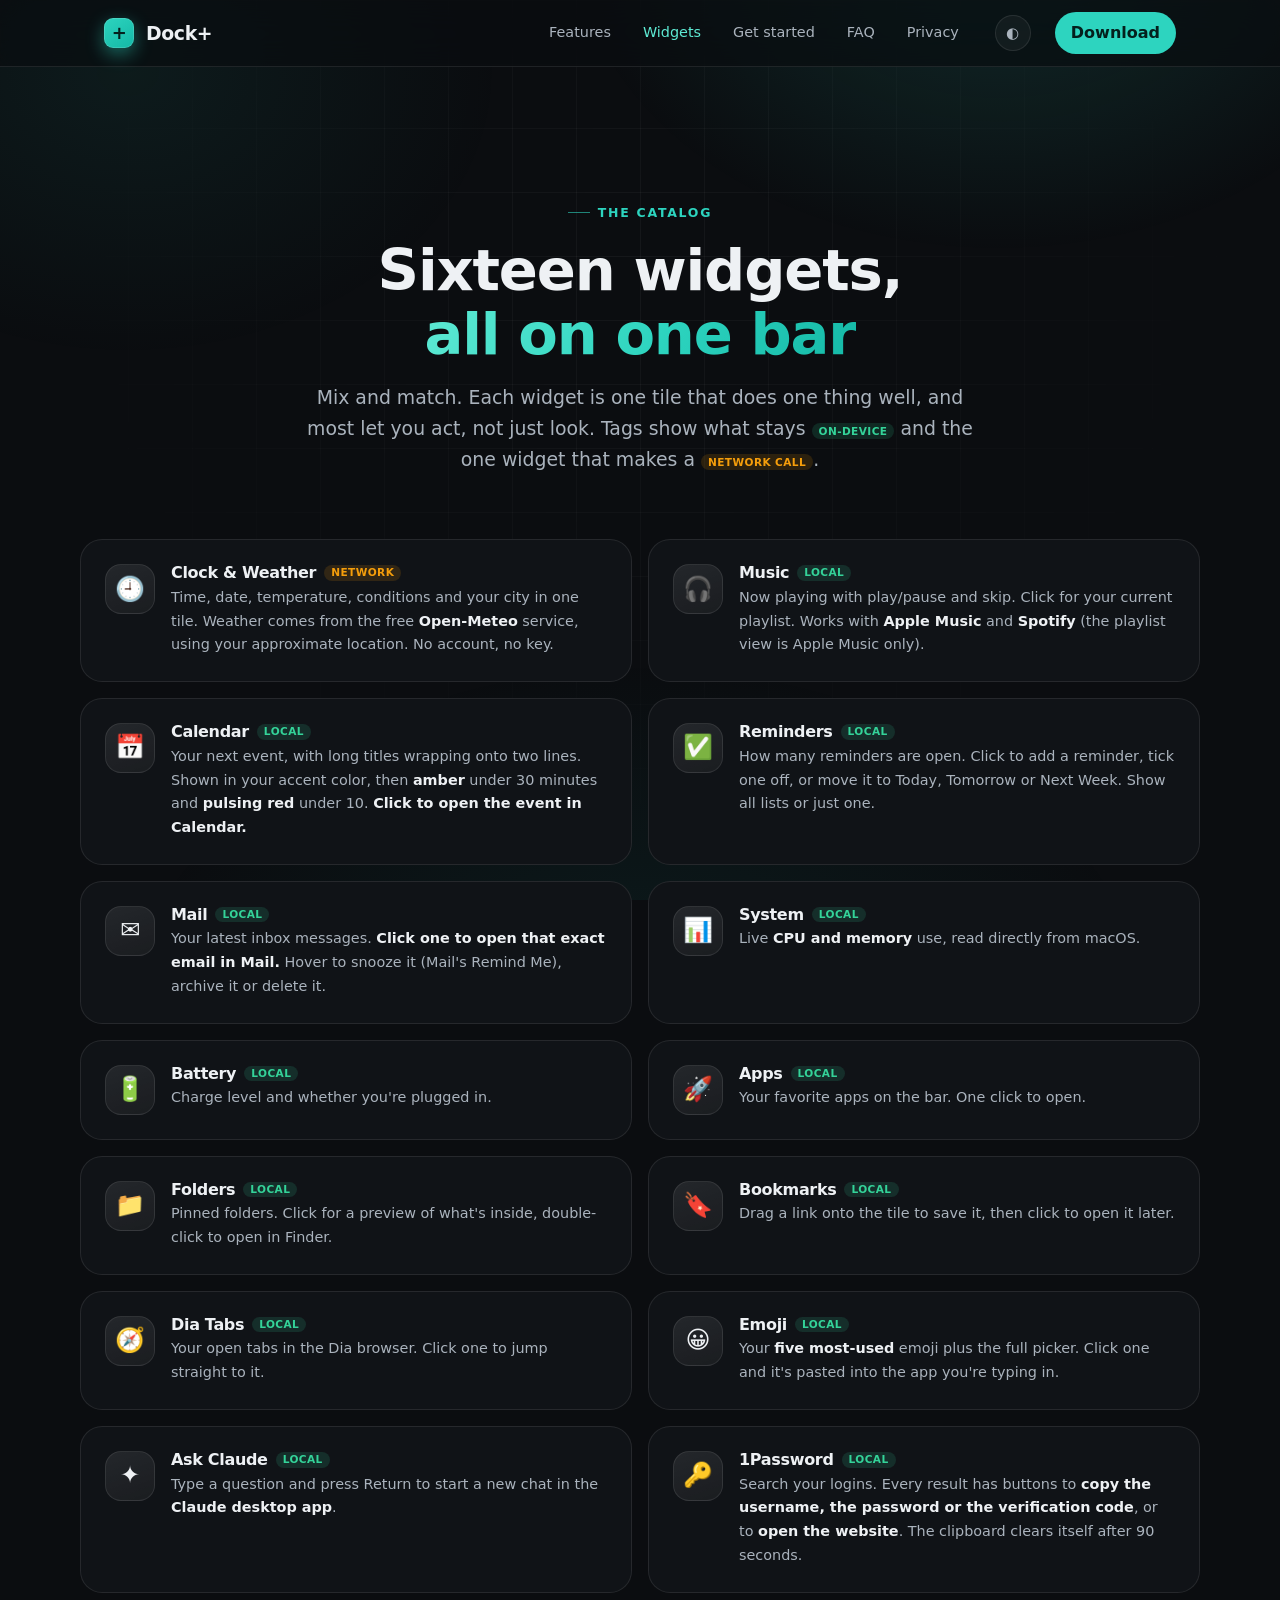
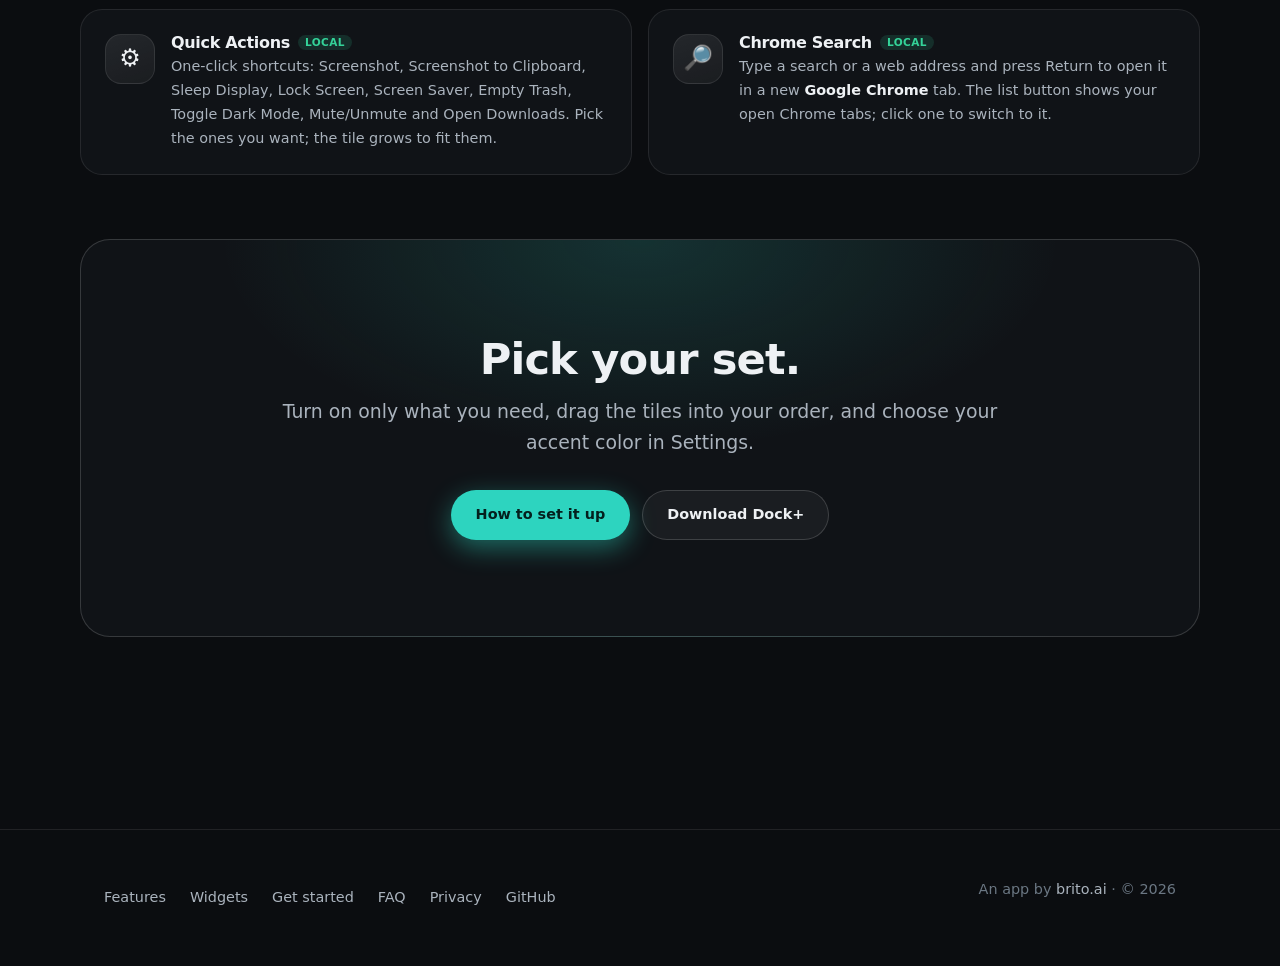
<file: site/widgets.html>
<!DOCTYPE html>
<html lang="en">
<head>
  <meta charset="UTF-8" />
  <meta name="viewport" content="width=device-width, initial-scale=1.0" />
  <title>Widgets: Dock+</title>
  <meta name="description" content="The full catalog of Dock+ widgets: Clock and Weather, Music, Calendar, Reminders, Mail, System, Battery, Apps, Folders, Bookmarks, Dia Tabs, Emoji, Ask Claude, 1Password, Quick Actions, Chrome Search." />
  <link rel="stylesheet" href="styles.css" />
</head>
<body>
  <header class="nav">
    <div class="nav-inner">
      <a class="brand" href="index.html"><span class="brand-mark"></span> Dock+</a>
      <nav class="nav-links">
        <a href="index.html">Features</a>
        <a href="widgets.html" class="active">Widgets</a>
        <a href="instructions.html">Get started</a>
        <a href="faq.html">FAQ</a>
        <a href="privacy.html">Privacy</a>
      </nav>
      <button class="theme-toggle" aria-label="Toggle light and dark theme" title="Toggle theme">◐</button>
      <a href="index.html#download" class="nav-cta">Download</a>
    </div>
  </header>

  <main>
    <section class="hero wrap" style="padding-bottom: var(--s-7)">
      <span class="eyebrow" style="justify-content:center">The catalog</span>
      <h1 style="font-size: clamp(2.2rem, 5vw, var(--t-3xl))">Sixteen widgets,<br /><span class="grad">all on one bar</span></h1>
      <p class="lede" style="margin: 0 auto">Mix and match. Each widget is one tile that does one thing well, and most let you act, not just look. Tags show what stays <span class="tag local">on-device</span> and the one widget that makes a <span class="tag net">network call</span>.</p>
    </section>

    <section class="section wrap" style="padding-top: var(--s-4)">
      <div class="widget-grid">
        <article class="widget" data-reveal>
          <div class="ico">🕘</div>
          <div><h3>Clock &amp; Weather <span class="tag net">Network</span></h3>
          <p>Time, date, temperature, conditions and your city in one tile. Weather comes from the free <strong>Open-Meteo</strong> service, using your approximate location. No account, no key.</p></div>
        </article>
        <article class="widget" data-reveal>
          <div class="ico">🎧</div>
          <div><h3>Music <span class="tag local">Local</span></h3>
          <p>Now playing with play/pause and skip. Click for your current playlist. Works with <strong>Apple Music</strong> and <strong>Spotify</strong> (the playlist view is Apple Music only).</p></div>
        </article>
        <article class="widget" data-reveal>
          <div class="ico">📅</div>
          <div><h3>Calendar <span class="tag local">Local</span></h3>
          <p>Your next event, with long titles wrapping onto two lines. Shown in your accent color, then <strong>amber</strong> under 30 minutes and <strong>pulsing red</strong> under 10. <strong>Click to open the event in Calendar.</strong></p></div>
        </article>
        <article class="widget" data-reveal>
          <div class="ico">✅</div>
          <div><h3>Reminders <span class="tag local">Local</span></h3>
          <p>How many reminders are open. Click to add a reminder, tick one off, or move it to Today, Tomorrow or Next Week. Show all lists or just one.</p></div>
        </article>
        <article class="widget" data-reveal>
          <div class="ico">✉️</div>
          <div><h3>Mail <span class="tag local">Local</span></h3>
          <p>Your latest inbox messages. <strong>Click one to open that exact email in Mail.</strong> Hover to snooze it (Mail's Remind Me), archive it or delete it.</p></div>
        </article>
        <article class="widget" data-reveal>
          <div class="ico">📊</div>
          <div><h3>System <span class="tag local">Local</span></h3>
          <p>Live <strong>CPU and memory</strong> use, read directly from macOS.</p></div>
        </article>
        <article class="widget" data-reveal>
          <div class="ico">🔋</div>
          <div><h3>Battery <span class="tag local">Local</span></h3>
          <p>Charge level and whether you're plugged in.</p></div>
        </article>
        <article class="widget" data-reveal>
          <div class="ico">🚀</div>
          <div><h3>Apps <span class="tag local">Local</span></h3>
          <p>Your favorite apps on the bar. One click to open.</p></div>
        </article>
        <article class="widget" data-reveal>
          <div class="ico">📁</div>
          <div><h3>Folders <span class="tag local">Local</span></h3>
          <p>Pinned folders. Click for a preview of what's inside, double-click to open in Finder.</p></div>
        </article>
        <article class="widget" data-reveal>
          <div class="ico">🔖</div>
          <div><h3>Bookmarks <span class="tag local">Local</span></h3>
          <p>Drag a link onto the tile to save it, then click to open it later.</p></div>
        </article>
        <article class="widget" data-reveal>
          <div class="ico">🧭</div>
          <div><h3>Dia Tabs <span class="tag local">Local</span></h3>
          <p>Your open tabs in the Dia browser. Click one to jump straight to it.</p></div>
        </article>
        <article class="widget" data-reveal>
          <div class="ico">😀</div>
          <div><h3>Emoji <span class="tag local">Local</span></h3>
          <p>Your <strong>five most-used</strong> emoji plus the full picker. Click one and it's pasted into the app you're typing in.</p></div>
        </article>
        <article class="widget" data-reveal>
          <div class="ico">✦</div>
          <div><h3>Ask Claude <span class="tag local">Local</span></h3>
          <p>Type a question and press Return to start a new chat in the <strong>Claude desktop app</strong>.</p></div>
        </article>
        <article class="widget" data-reveal>
          <div class="ico">🔑</div>
          <div><h3>1Password <span class="tag local">Local</span></h3>
          <p>Search your logins. Every result has buttons to <strong>copy the username, the password or the verification code</strong>, or to <strong>open the website</strong>. The clipboard clears itself after 90 seconds.</p></div>
        </article>
        <article class="widget" data-reveal>
          <div class="ico">⚙️</div>
          <div><h3>Quick Actions <span class="tag local">Local</span></h3>
          <p>One-click shortcuts: Screenshot, Screenshot to Clipboard, Sleep Display, Lock Screen, Screen Saver, Empty Trash, Toggle Dark Mode, Mute/Unmute and Open Downloads. Pick the ones you want; the tile grows to fit them.</p></div>
        </article>
        <article class="widget" data-reveal>
          <div class="ico">🔎</div>
          <div><h3>Chrome Search <span class="tag local">Local</span></h3>
          <p>Type a search or a web address and press Return to open it in a new <strong>Google Chrome</strong> tab. The list button shows your open Chrome tabs; click one to switch to it.</p></div>
        </article>
      </div>

      <div class="cta-band" data-reveal style="margin-top: var(--s-8)">
        <h2>Pick your set.</h2>
        <p class="lede">Turn on only what you need, drag the tiles into your order, and choose your accent color in Settings.</p>
        <div class="btn-row">
          <a href="instructions.html" class="btn btn-primary">How to set it up</a>
          <a href="index.html#download" class="btn btn-ghost">Download Dock+</a>
        </div>
      </div>
    </section>
  </main>

  <footer class="footer">
    <div class="wrap footer-inner">
      <nav class="footer-links">
        <a href="index.html">Features</a>
        <a href="widgets.html">Widgets</a>
        <a href="instructions.html">Get started</a>
        <a href="faq.html">FAQ</a>
        <a href="privacy.html">Privacy</a>
        <a href="https://github.com/juniorbrito0/dock-plus" target="_blank" rel="noopener noreferrer">GitHub</a>
      </nav>
      <p class="footer-credit">An app by <a href="https://brito.ai">brito.ai</a> · © 2026</p>
    </div>
  </footer>

  <script src="app.js" defer></script>
</body>
</html>
</file>
<file: site/styles.css>
/* ============================================================
   Dock+: design system
   Warm graphite glass + electric-teal accent (echoes the app's
   Theme.swift: accent #2DD4BF, warning #F59E0B, danger #EF4444).
   Dark by default; light via [data-theme="light"].
   ============================================================ */

:root {
  /* ---- palette: graphite base ---- */
  --graphite-900: #0b0d10;
  --graphite-850: #101317;
  --graphite-800: #14181d;
  --graphite-750: #1a1f25;
  --graphite-700: #21272e;
  --graphite-600: #2c333b;

  /* ---- accent ---- */
  --teal: #2dd4bf;
  --teal-bright: #5eead4;
  --teal-deep: #14b8a6;
  --teal-soft: rgba(45, 212, 191, 0.16);
  --teal-glow: rgba(45, 212, 191, 0.45);

  --amber: #f59e0b;
  --red: #ef4444;
  --green: #34d399;

  /* ---- surfaces & text (dark default) ---- */
  --bg: var(--graphite-900);
  --bg-elevated: var(--graphite-850);
  --surface: rgba(255, 255, 255, 0.045);
  --surface-hover: rgba(255, 255, 255, 0.085);
  --stroke: rgba(255, 255, 255, 0.09);
  --stroke-strong: rgba(255, 255, 255, 0.16);

  --text: #eef1f4;
  --text-dim: #aab3bd;
  --text-faint: #6b7783;

  /* ---- type scale (1.25 ratio) ---- */
  --font-sans: -apple-system, BlinkMacSystemFont, "SF Pro Text", "Inter",
    system-ui, "Segoe UI", Roboto, Helvetica, Arial, sans-serif;
  --font-mono: "SF Mono", ui-monospace, "JetBrains Mono", Menlo, monospace;

  --t-xs: 0.78rem;
  --t-sm: 0.9rem;
  --t-base: 1rem;
  --t-md: 1.18rem;
  --t-lg: 1.5rem;
  --t-xl: 2.0rem;
  --t-2xl: 2.7rem;
  --t-3xl: 3.6rem;
  --t-4xl: 4.6rem;

  /* ---- spacing ---- */
  --s-1: 4px;
  --s-2: 8px;
  --s-3: 12px;
  --s-4: 16px;
  --s-5: 24px;
  --s-6: 32px;
  --s-7: 48px;
  --s-8: 64px;
  --s-9: 96px;
  --s-10: 128px;

  /* ---- radius ---- */
  --r-sm: 10px;
  --r-md: 16px;
  --r-lg: 22px;
  --r-xl: 30px;
  --r-pill: 999px;

  /* ---- motion ---- */
  --ease-spring: cubic-bezier(0.22, 1, 0.36, 1);
  --ease-out: cubic-bezier(0.16, 1, 0.3, 1);
  --dur-fast: 0.16s;
  --dur: 0.32s;

  /* ---- shadows ---- */
  --shadow-bar: 0 24px 60px rgba(0, 0, 0, 0.55), 0 2px 0 rgba(255, 255, 255, 0.05) inset;
  --shadow-card: 0 16px 40px rgba(0, 0, 0, 0.4);

  --maxw: 1120px;
}

[data-theme="light"] {
  --bg: #f4f6f8;
  --bg-elevated: #ffffff;
  --surface: rgba(15, 23, 32, 0.04);
  --surface-hover: rgba(15, 23, 32, 0.07);
  --stroke: rgba(15, 23, 32, 0.1);
  --stroke-strong: rgba(15, 23, 32, 0.18);
  --text: #10151b;
  --text-dim: #4a5560;
  --text-faint: #828d98;
  --teal-soft: rgba(20, 184, 166, 0.14);
  --shadow-bar: 0 24px 60px rgba(15, 30, 40, 0.18);
  --shadow-card: 0 14px 34px rgba(15, 30, 40, 0.1);
}

/* ============================================================
   base
   ============================================================ */
*,
*::before,
*::after {
  box-sizing: border-box;
}

html {
  scroll-behavior: smooth;
}

body {
  margin: 0;
  font-family: var(--font-sans);
  font-size: var(--t-base);
  line-height: 1.65;
  color: var(--text);
  background: var(--bg);
  -webkit-font-smoothing: antialiased;
  text-rendering: optimizeLegibility;
  overflow-x: hidden;
}

/* ambient backdrop: pure CSS, visible without JS */
body::before {
  content: "";
  position: fixed;
  inset: 0;
  z-index: -2;
  background:
    radial-gradient(720px 540px at 78% -8%, rgba(45, 212, 191, 0.16), transparent 60%),
    radial-gradient(680px 520px at 10% 8%, rgba(45, 212, 191, 0.07), transparent 55%),
    radial-gradient(900px 700px at 50% 120%, rgba(20, 184, 166, 0.1), transparent 60%);
}
body::after {
  content: "";
  position: fixed;
  inset: 0;
  z-index: -2;
  opacity: 0.5;
  background-image: linear-gradient(var(--stroke) 1px, transparent 1px),
    linear-gradient(90deg, var(--stroke) 1px, transparent 1px);
  background-size: 64px 64px;
  -webkit-mask-image: radial-gradient(circle at 50% 30%, #000 0%, transparent 70%);
  mask-image: radial-gradient(circle at 50% 30%, #000 0%, transparent 70%);
}

h1, h2, h3, h4 {
  line-height: 1.1;
  letter-spacing: -0.02em;
  font-weight: 680;
  margin: 0 0 var(--s-3);
}

p {
  margin: 0 0 var(--s-4);
  color: var(--text-dim);
}

a {
  color: var(--teal-bright);
  text-decoration: none;
  transition: color var(--dur-fast) var(--ease-out);
}
a:hover {
  color: var(--text);
}

strong {
  color: var(--text);
  font-weight: 640;
}

code {
  font-family: var(--font-mono);
  font-size: 0.88em;
  background: var(--surface);
  border: 1px solid var(--stroke);
  border-radius: 6px;
  padding: 0.1em 0.42em;
  color: var(--teal-bright);
}

.wrap {
  width: 100%;
  max-width: var(--maxw);
  margin: 0 auto;
  padding: 0 var(--s-5);
}

.section {
  padding: var(--s-9) 0;
}

.eyebrow {
  display: inline-flex;
  align-items: center;
  gap: var(--s-2);
  font-size: var(--t-xs);
  font-weight: 600;
  letter-spacing: 0.14em;
  text-transform: uppercase;
  color: var(--teal);
  margin-bottom: var(--s-4);
}
.eyebrow::before {
  content: "";
  width: 22px;
  height: 1px;
  background: var(--teal);
  opacity: 0.6;
}

.lede {
  font-size: var(--t-md);
  color: var(--text-dim);
  max-width: 62ch;
}

/* ============================================================
   header / nav
   ============================================================ */
.nav {
  position: sticky;
  top: 0;
  z-index: 50;
  backdrop-filter: saturate(140%) blur(16px);
  -webkit-backdrop-filter: saturate(140%) blur(16px);
  background: color-mix(in srgb, var(--bg) 72%, transparent);
  border-bottom: 1px solid var(--stroke);
}
.nav-inner {
  max-width: var(--maxw);
  margin: 0 auto;
  padding: var(--s-3) var(--s-5);
  display: flex;
  align-items: center;
  gap: var(--s-5);
}

.brand {
  display: inline-flex;
  align-items: center;
  gap: var(--s-3);
  font-weight: 700;
  letter-spacing: -0.02em;
  color: var(--text);
  font-size: var(--t-md);
}
.brand:hover { color: var(--text); }
.brand-mark {
  width: 30px;
  height: 30px;
  border-radius: 9px;
  display: grid;
  place-items: center;
  background: linear-gradient(145deg, var(--teal), var(--teal-deep));
  box-shadow: 0 0 0 1px rgba(255, 255, 255, 0.14) inset, 0 6px 18px var(--teal-glow);
  position: relative;
}
.brand-mark::after {
  content: "+";
  font-weight: 800;
  font-size: 18px;
  color: #04201d;
  line-height: 1;
}

.nav-links {
  display: flex;
  align-items: center;
  gap: var(--s-2);
  margin-left: auto;
}
.nav-links a {
  color: var(--text-dim);
  font-size: var(--t-sm);
  font-weight: 540;
  padding: var(--s-2) var(--s-3);
  border-radius: var(--r-pill);
  transition: color var(--dur-fast), background var(--dur-fast);
}
.nav-links a:hover { color: var(--text); background: var(--surface); }
.nav-links a.active { color: var(--teal-bright); }

.theme-toggle {
  background: var(--surface);
  border: 1px solid var(--stroke);
  color: var(--text-dim);
  width: 36px;
  height: 36px;
  border-radius: var(--r-pill);
  cursor: pointer;
  display: grid;
  place-items: center;
  font-size: 15px;
  transition: background var(--dur-fast), color var(--dur-fast), transform var(--dur-fast);
}
.theme-toggle:hover { background: var(--surface-hover); color: var(--text); transform: rotate(15deg); }

.nav-cta {
  background: var(--teal);
  color: #04201d !important;
  font-weight: 640;
  padding: var(--s-2) var(--s-4) !important;
  border-radius: var(--r-pill);
}
.nav-cta:hover { background: var(--teal-bright); }

/* ============================================================
   buttons
   ============================================================ */
.btn {
  display: inline-flex;
  align-items: center;
  gap: var(--s-2);
  font-family: inherit;
  font-size: var(--t-sm);
  font-weight: 620;
  padding: var(--s-3) var(--s-5);
  border-radius: var(--r-pill);
  border: 1px solid transparent;
  cursor: pointer;
  transition: transform var(--dur-fast) var(--ease-spring),
    background var(--dur-fast), box-shadow var(--dur);
}
.btn:hover { transform: translateY(-2px); }
.btn-primary {
  background: var(--teal);
  color: #04201d;
  box-shadow: 0 8px 26px var(--teal-glow);
}
.btn-primary:hover { background: var(--teal-bright); color: #04201d; }
.btn-ghost {
  background: var(--surface);
  border-color: var(--stroke-strong);
  color: var(--text);
}
.btn-ghost:hover { background: var(--surface-hover); color: var(--text); }

.btn-row {
  display: flex;
  flex-wrap: wrap;
  gap: var(--s-3);
  align-items: center;
}
.note {
  font-size: var(--t-xs);
  color: var(--text-faint);
}

/* ============================================================
   hero
   ============================================================ */
.hero {
  padding: var(--s-10) 0 var(--s-9);
  text-align: center;
  position: relative;
}
.hero h1 {
  font-size: clamp(2.6rem, 6vw, var(--t-4xl));
  font-weight: 720;
  max-width: 16ch;
  margin: 0 auto var(--s-4);
}
.hero h1 .grad {
  background: linear-gradient(120deg, var(--teal-bright), var(--teal) 55%, var(--teal-deep));
  -webkit-background-clip: text;
  background-clip: text;
  color: transparent;
}
.hero .lede {
  margin: 0 auto var(--s-6);
  font-size: var(--t-md);
  max-width: 56ch;
}
.hero .btn-row { justify-content: center; }

.badge {
  display: inline-flex;
  align-items: center;
  gap: var(--s-2);
  font-size: var(--t-xs);
  font-weight: 560;
  color: var(--text-dim);
  background: var(--surface);
  border: 1px solid var(--stroke);
  padding: var(--s-1) var(--s-3);
  border-radius: var(--r-pill);
  margin-bottom: var(--s-5);
}
.badge .dot {
  width: 7px;
  height: 7px;
  border-radius: 50%;
  background: var(--teal);
  box-shadow: 0 0 10px var(--teal-glow);
}

/* ---- the floating dock visual (hero centerpiece) ---- */
.dock-stage {
  margin: var(--s-9) auto 0;
  max-width: 940px;
  position: relative;
}
.dock-bar {
  display: flex;
  gap: var(--s-3);
  align-items: stretch;
  padding: var(--s-4);
  border-radius: var(--r-xl);
  background: linear-gradient(180deg, rgba(255, 255, 255, 0.07), rgba(255, 255, 255, 0.02));
  border: 1px solid var(--stroke-strong);
  box-shadow: var(--shadow-bar);
  backdrop-filter: blur(20px);
  -webkit-backdrop-filter: blur(20px);
  overflow-x: auto;
  scrollbar-width: none;
}
.dock-bar::-webkit-scrollbar { display: none; }

.tile {
  flex: 0 0 auto;
  width: 84px;
  height: 84px;
  border-radius: var(--r-md);
  background: var(--surface);
  border: 1px solid var(--stroke);
  display: flex;
  flex-direction: column;
  align-items: center;
  justify-content: center;
  gap: 5px;
  color: var(--text-dim);
  transition: transform var(--dur) var(--ease-spring), background var(--dur-fast),
    border-color var(--dur-fast);
  position: relative;
}
.tile:hover {
  transform: translateY(-8px);
  background: var(--surface-hover);
  border-color: var(--stroke-strong);
}
.tile .glyph { font-size: 24px; line-height: 1; }
.tile .lbl {
  font-size: 0.62rem;
  letter-spacing: 0.02em;
  font-weight: 560;
}
.tile.live { color: var(--text); border-color: var(--teal-soft); }
.tile.live .glyph { filter: drop-shadow(0 0 8px var(--teal-glow)); }
.tile.wide { width: 150px; }
.tile .mini {
  font-size: 0.92rem;
  font-weight: 680;
  color: var(--text);
}
.tile .accent { color: var(--teal-bright); }
.tile .warn { color: var(--amber); }

.dock-caption {
  text-align: center;
  margin-top: var(--s-5);
  font-size: var(--t-xs);
  color: var(--text-faint);
}

/* ============================================================
   feature grid
   ============================================================ */
.section-head {
  text-align: center;
  max-width: 60ch;
  margin: 0 auto var(--s-8);
}
.section-head h2 {
  font-size: clamp(1.9rem, 4vw, var(--t-2xl));
}
.section-head p { margin: 0 auto; }

.grid {
  display: grid;
  gap: var(--s-4);
}
.grid-3 { grid-template-columns: repeat(3, 1fr); }
.grid-2 { grid-template-columns: repeat(2, 1fr); }

.card {
  background: var(--bg-elevated);
  border: 1px solid var(--stroke);
  border-radius: var(--r-lg);
  padding: var(--s-6);
  box-shadow: var(--shadow-card);
  transition: transform var(--dur) var(--ease-spring), border-color var(--dur-fast);
  position: relative;
  overflow: hidden;
}
.card::after {
  content: "";
  position: absolute;
  inset: 0;
  border-radius: inherit;
  padding: 1px;
  background: linear-gradient(150deg, var(--teal-soft), transparent 45%);
  -webkit-mask: linear-gradient(#000 0 0) content-box, linear-gradient(#000 0 0);
  -webkit-mask-composite: xor;
  mask-composite: exclude;
  opacity: 0;
  transition: opacity var(--dur);
}
.card:hover { transform: translateY(-4px); border-color: var(--stroke-strong); }
.card:hover::after { opacity: 1; }

.card .ico {
  width: 44px;
  height: 44px;
  border-radius: var(--r-sm);
  display: grid;
  place-items: center;
  font-size: 22px;
  background: var(--teal-soft);
  margin-bottom: var(--s-4);
}
.card h3 { font-size: var(--t-md); }
.card p { margin: 0; font-size: var(--t-sm); }

/* ============================================================
   widgets catalog
   ============================================================ */
.widget-grid {
  display: grid;
  grid-template-columns: repeat(2, 1fr);
  gap: var(--s-4);
}
.widget {
  display: flex;
  gap: var(--s-4);
  background: var(--bg-elevated);
  border: 1px solid var(--stroke);
  border-radius: var(--r-lg);
  padding: var(--s-5);
  transition: transform var(--dur) var(--ease-spring), border-color var(--dur-fast);
}
.widget:hover { transform: translateY(-3px); border-color: var(--stroke-strong); }
.widget .ico {
  flex: 0 0 auto;
  width: 50px;
  height: 50px;
  border-radius: var(--r-md);
  display: grid;
  place-items: center;
  font-size: 24px;
  background: linear-gradient(160deg, var(--surface-hover), var(--surface));
  border: 1px solid var(--stroke);
}
.widget h3 {
  font-size: var(--t-base);
  margin-bottom: var(--s-1);
  display: flex;
  align-items: center;
  gap: var(--s-2);
}
.widget p { margin: 0; font-size: var(--t-sm); color: var(--text-dim); }
.tag {
  font-size: 0.66rem;
  font-weight: 600;
  letter-spacing: 0.04em;
  text-transform: uppercase;
  color: var(--teal);
  background: var(--teal-soft);
  padding: 2px 7px;
  border-radius: var(--r-pill);
}
.tag.local { color: var(--green); background: rgba(52, 211, 153, 0.14); }
.tag.net { color: var(--amber); background: rgba(245, 158, 11, 0.14); }

/* ============================================================
   prose / docs
   ============================================================ */
.prose {
  max-width: 760px;
  margin: 0 auto;
}
.prose h2 {
  font-size: var(--t-xl);
  margin-top: var(--s-8);
  padding-top: var(--s-4);
}
.prose h2:first-of-type { margin-top: 0; }
.prose h3 {
  font-size: var(--t-md);
  margin-top: var(--s-6);
  color: var(--text);
}
.prose p, .prose li { color: var(--text-dim); }
.prose ul, .prose ol { padding-left: 1.3em; margin: 0 0 var(--s-4); }
.prose li { margin-bottom: var(--s-2); }
.prose ul li::marker { color: var(--teal); }

.steps {
  list-style: none;
  padding: 0;
  margin: 0;
  counter-reset: step;
}
.steps > li {
  counter-increment: step;
  position: relative;
  padding: var(--s-2) 0 var(--s-5) var(--s-8);
  border-left: 1px solid var(--stroke);
  margin-left: 16px;
}
.steps > li:last-child { border-left-color: transparent; padding-bottom: 0; }
.steps > li::before {
  content: counter(step);
  position: absolute;
  left: -16px;
  top: 0;
  width: 32px;
  height: 32px;
  border-radius: 50%;
  background: var(--bg-elevated);
  border: 1px solid var(--teal-soft);
  color: var(--teal-bright);
  font-weight: 680;
  font-size: var(--t-sm);
  display: grid;
  place-items: center;
}
.steps h3 { margin: 0 0 var(--s-1); font-size: var(--t-base); color: var(--text); }
.steps p { margin: 0; font-size: var(--t-sm); }

/* permission cards */
.perm {
  display: flex;
  gap: var(--s-4);
  padding: var(--s-5);
  background: var(--bg-elevated);
  border: 1px solid var(--stroke);
  border-radius: var(--r-md);
  margin-bottom: var(--s-3);
}
.perm .ico {
  flex: 0 0 auto;
  width: 42px; height: 42px;
  border-radius: var(--r-sm);
  display: grid; place-items: center;
  font-size: 20px;
  background: var(--teal-soft);
}
.perm h3 { font-size: var(--t-base); margin: 0 0 2px; color: var(--text); }
.perm p { margin: 0; font-size: var(--t-sm); }

/* FAQ */
.faq-item {
  border: 1px solid var(--stroke);
  border-radius: var(--r-md);
  background: var(--bg-elevated);
  margin-bottom: var(--s-3);
  overflow: hidden;
}
.faq-item summary {
  cursor: pointer;
  list-style: none;
  padding: var(--s-5);
  font-weight: 620;
  color: var(--text);
  font-size: var(--t-base);
  display: flex;
  justify-content: space-between;
  align-items: center;
  gap: var(--s-4);
}
.faq-item summary::-webkit-details-marker { display: none; }
.faq-item summary::after {
  content: "+";
  color: var(--teal);
  font-size: var(--t-lg);
  font-weight: 400;
  transition: transform var(--dur) var(--ease-spring);
}
.faq-item[open] summary::after { transform: rotate(45deg); }
.faq-item .faq-body { padding: 0 var(--s-5) var(--s-5); }
.faq-item .faq-body p { margin: 0; font-size: var(--t-sm); }

/* callout */
.callout {
  border: 1px solid var(--teal-soft);
  background: var(--teal-soft);
  border-radius: var(--r-md);
  padding: var(--s-5);
  margin: var(--s-5) 0;
}
.callout p { margin: 0; color: var(--text); font-size: var(--t-sm); }
.callout strong { color: var(--teal-bright); }

.meta {
  font-size: var(--t-sm);
  color: var(--text-faint);
  margin-bottom: var(--s-6);
}

/* ============================================================
   CTA band
   ============================================================ */
.cta-band {
  text-align: center;
  border: 1px solid var(--stroke-strong);
  border-radius: var(--r-xl);
  padding: var(--s-9) var(--s-5);
  background:
    radial-gradient(600px 300px at 50% 0%, var(--teal-soft), transparent 70%),
    var(--bg-elevated);
  position: relative;
  overflow: hidden;
}
.cta-band h2 { font-size: clamp(1.8rem, 4vw, var(--t-2xl)); }
.cta-band .lede { margin: 0 auto var(--s-6); }
.cta-band .btn-row { justify-content: center; }

/* ============================================================
   footer
   ============================================================ */
.footer {
  border-top: 1px solid var(--stroke);
  margin-top: var(--s-9);
  padding: var(--s-7) 0;
}
.footer-inner {
  display: flex;
  flex-wrap: wrap;
  gap: var(--s-5);
  align-items: center;
  justify-content: space-between;
}
.footer-links {
  display: flex;
  flex-wrap: wrap;
  gap: var(--s-5);
  font-size: var(--t-sm);
}
.footer-links a { color: var(--text-dim); }
.footer-links a:hover { color: var(--text); }
.footer-credit { font-size: var(--t-sm); color: var(--text-faint); }
.footer-credit a { color: var(--text-dim); }

/* ============================================================
   scroll-reveal (progressive enhancement)
   visible by default; JS adds .reveal-ready to opt in
   ============================================================ */
.reveal-ready [data-reveal] {
  opacity: 0;
  transform: translateY(22px);
  transition: opacity 0.7s var(--ease-out), transform 0.7s var(--ease-out);
}
.reveal-ready [data-reveal].in {
  opacity: 1;
  transform: none;
}

@media (prefers-reduced-motion: reduce) {
  * { animation: none !important; transition: none !important; scroll-behavior: auto !important; }
  .reveal-ready [data-reveal] { opacity: 1; transform: none; }
}

/* ============================================================
   responsive
   ============================================================ */
@media (max-width: 880px) {
  .grid-3 { grid-template-columns: repeat(2, 1fr); }
  .widget-grid { grid-template-columns: 1fr; }
}
@media (max-width: 640px) {
  .grid-3, .grid-2 { grid-template-columns: 1fr; }
  .nav-links { display: none; }
  .nav-links.compact { display: flex; }
  .hero { padding-top: var(--s-8); }
  .section { padding: var(--s-8) 0; }
  .footer-inner { flex-direction: column; text-align: center; justify-content: center; }
}
</file>
